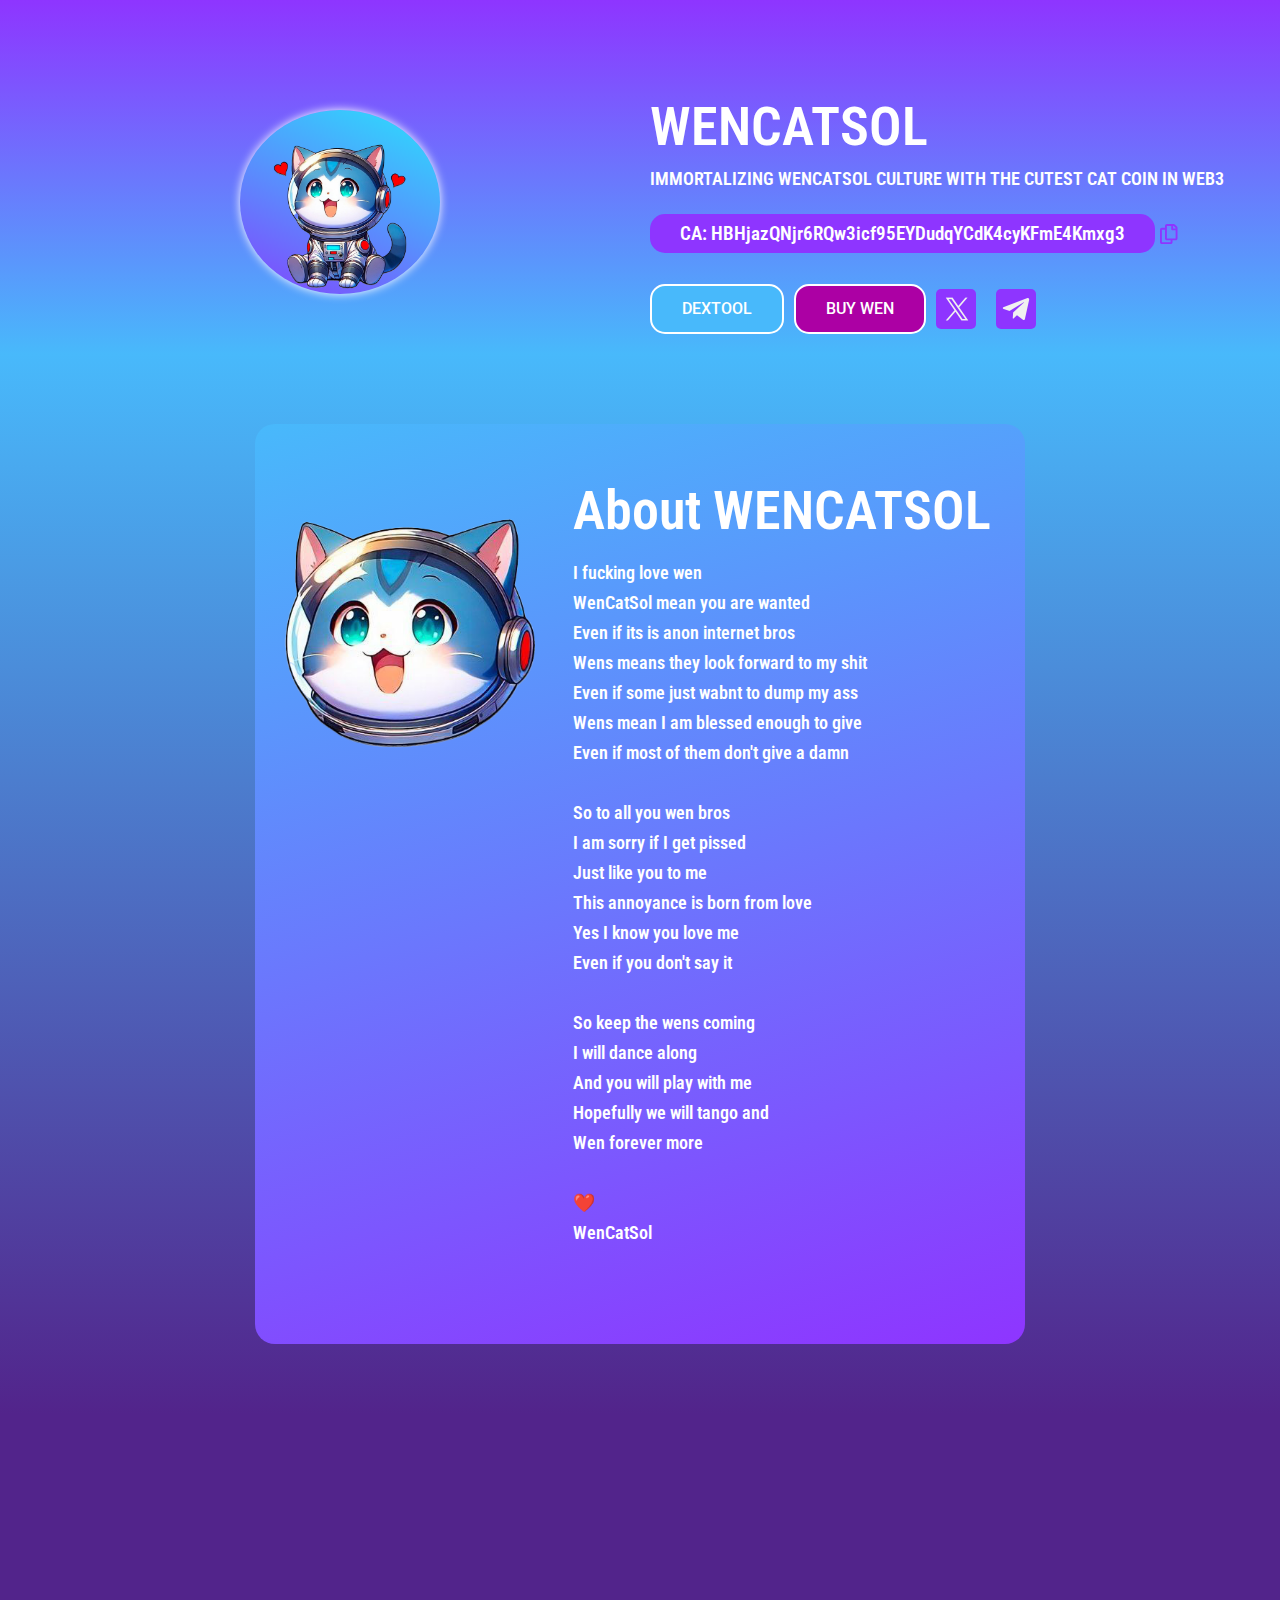
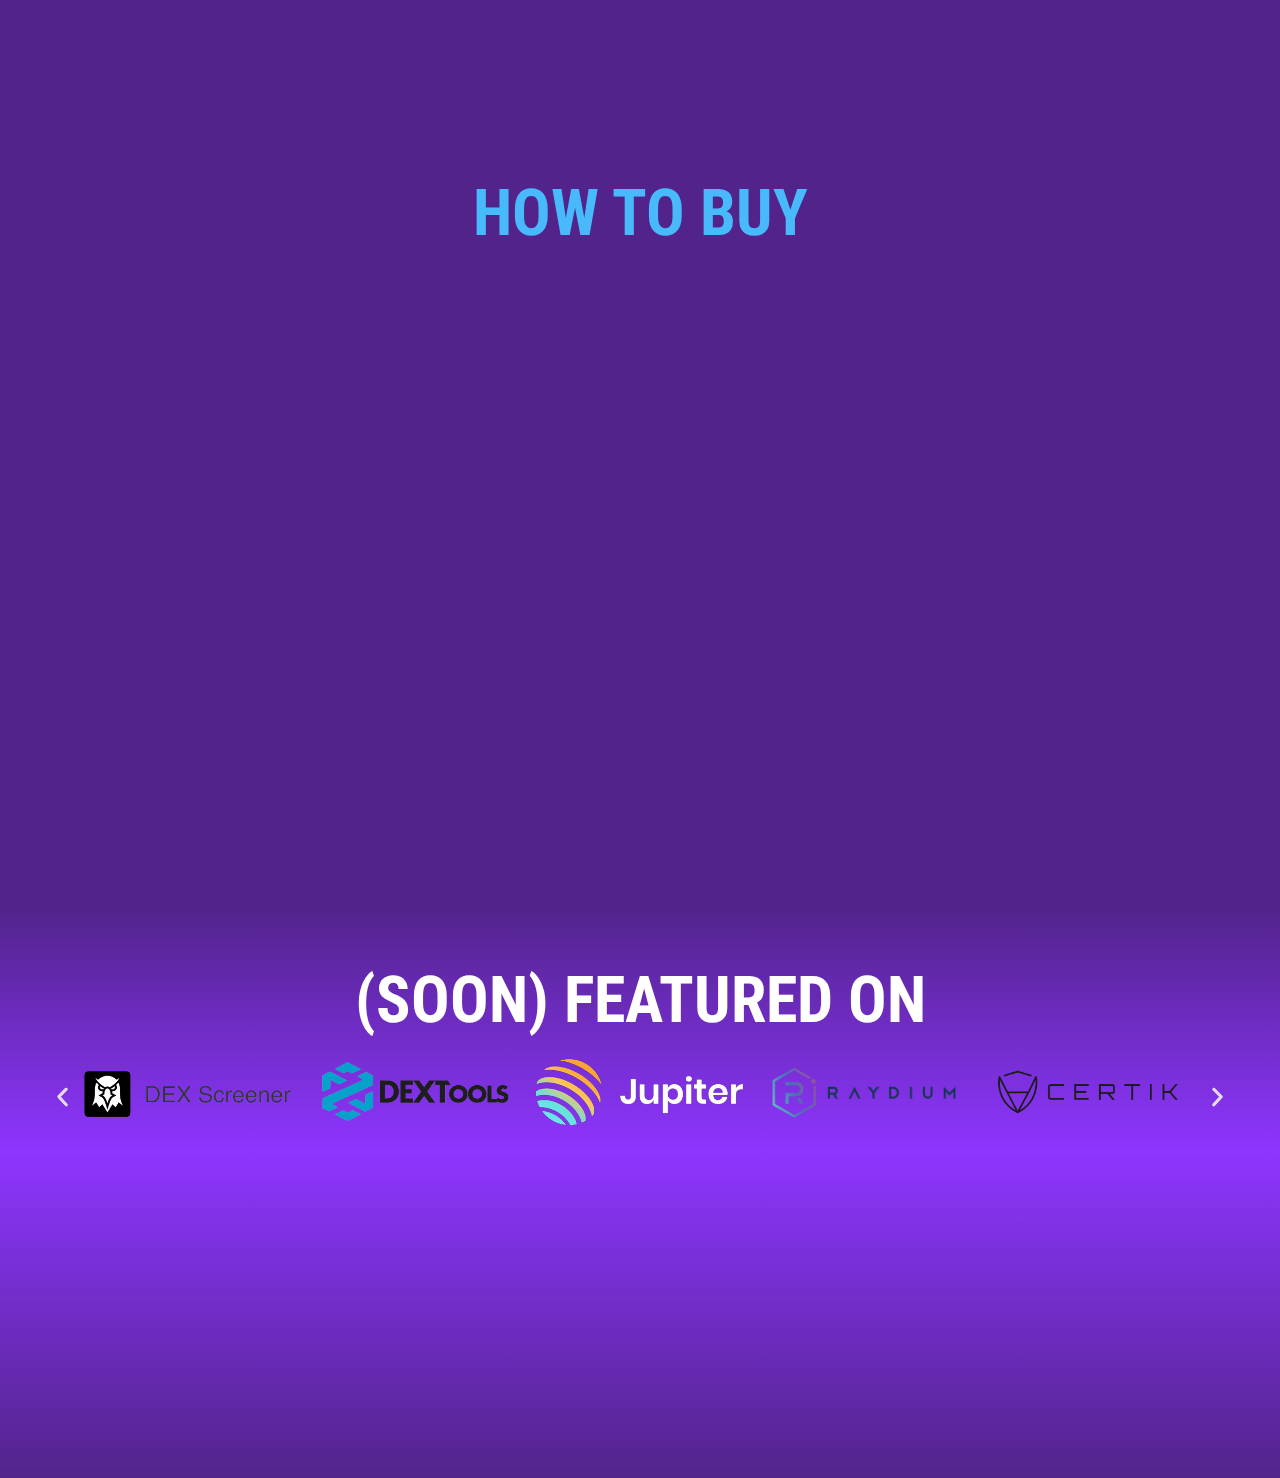
<file: index.html>
<!DOCTYPE html>
<html lang="en-US">

<head>
	<meta http-equiv="Content-Type" content="text/html; charset=UTF-8" />
	<link rel="profile" href="https://gmpg.org/xfn/11">
	<link rel="pingback" href="https://dinosol.io/xmlrpc.php">
	<meta http-equiv="X-UA-Compatible" content="IE=edge">
	<meta name="viewport" content="width=device-width, initial-scale=1, shrink-to-fit=no" />
	<title>WenCatSol</title>
	<meta name='robots' content='max-image-preview:large' />
	<link rel='dns-prefetch' href='https://fonts.googleapis.com/' />
	<link rel="alternate" type="application/rss+xml" title="DINO SOL &raquo; Feed" href="feed/index.html" />
	<link rel="alternate" type="application/rss+xml" title="DINO SOL &raquo; Comments Feed"
		href="comments/feed/index.html" />
	<script type="text/javascript">
		/* <![CDATA[ */
		window._wpemojiSettings = {
			"baseUrl": "https:\/\/s.w.org\/images\/core\/emoji\/14.0.0\/72x72\/",
			"ext": ".png",
			"svgUrl": "https:\/\/s.w.org\/images\/core\/emoji\/14.0.0\/svg\/",
			"svgExt": ".svg",
			"source": {
				"concatemoji": "https:\/\/dinosol.io\/wp-includes\/js\/wp-emoji-release.min.js?ver=6.4.3"
			}
		};
		/*! This file is auto-generated */
		! function (i, n) {
			var o, s, e;

			function c(e) {
				try {
					var t = {
						supportTests: e,
						timestamp: (new Date).valueOf()
					};
					sessionStorage.setItem(o, JSON.stringify(t))
				} catch (e) {}
			}

			function p(e, t, n) {
				e.clearRect(0, 0, e.canvas.width, e.canvas.height), e.fillText(t, 0, 0);
				var t = new Uint32Array(e.getImageData(0, 0, e.canvas.width, e.canvas.height).data),
					r = (e.clearRect(0, 0, e.canvas.width, e.canvas.height), e.fillText(n, 0, 0), new Uint32Array(e
						.getImageData(0, 0, e.canvas.width, e.canvas.height).data));
				return t.every(function (e, t) {
					return e === r[t]
				})
			}

			function u(e, t, n) {
				switch (t) {
					case "flag":
						return n(e, "\ud83c\udff3\ufe0f\u200d\u26a7\ufe0f", "\ud83c\udff3\ufe0f\u200b\u26a7\ufe0f") ? !1 : !n(
							e, "\ud83c\uddfa\ud83c\uddf3", "\ud83c\uddfa\u200b\ud83c\uddf3") && !n(e,
							"\ud83c\udff4\udb40\udc67\udb40\udc62\udb40\udc65\udb40\udc6e\udb40\udc67\udb40\udc7f",
							"\ud83c\udff4\u200b\udb40\udc67\u200b\udb40\udc62\u200b\udb40\udc65\u200b\udb40\udc6e\u200b\udb40\udc67\u200b\udb40\udc7f"
							);
					case "emoji":
						return !n(e, "\ud83e\udef1\ud83c\udffb\u200d\ud83e\udef2\ud83c\udfff",
							"\ud83e\udef1\ud83c\udffb\u200b\ud83e\udef2\ud83c\udfff")
				}
				return !1
			}

			function f(e, t, n) {
				var r = "undefined" != typeof WorkerGlobalScope && self instanceof WorkerGlobalScope ? new OffscreenCanvas(
						300, 150) : i.createElement("canvas"),
					a = r.getContext("2d", {
						willReadFrequently: !0
					}),
					o = (a.textBaseline = "top", a.font = "600 32px Arial", {});
				return e.forEach(function (e) {
					o[e] = t(a, e, n)
				}), o
			}

			function t(e) {
				var t = i.createElement("script");
				t.src = e, t.defer = !0, i.head.appendChild(t)
			}
			"undefined" != typeof Promise && (o = "wpEmojiSettingsSupports", s = ["flag", "emoji"], n.supports = {
				everything: !0,
				everythingExceptFlag: !0
			}, e = new Promise(function (e) {
				i.addEventListener("DOMContentLoaded", e, {
					once: !0
				})
			}), new Promise(function (t) {
				var n = function () {
					try {
						var e = JSON.parse(sessionStorage.getItem(o));
						if ("object" == typeof e && "number" == typeof e.timestamp && (new Date).valueOf() < e
							.timestamp + 604800 && "object" == typeof e.supportTests) return e.supportTests
					} catch (e) {}
					return null
				}();
				if (!n) {
					if ("undefined" != typeof Worker && "undefined" != typeof OffscreenCanvas && "undefined" !=
						typeof URL && URL.createObjectURL && "undefined" != typeof Blob) try {
						var e = "postMessage(" + f.toString() + "(" + [JSON.stringify(s), u.toString(), p
								.toString()
							].join(",") + "));",
							r = new Blob([e], {
								type: "text/javascript"
							}),
							a = new Worker(URL.createObjectURL(r), {
								name: "wpTestEmojiSupports"
							});
						return void(a.onmessage = function (e) {
							c(n = e.data), a.terminate(), t(n)
						})
					} catch (e) {}
					c(n = f(s, u, p))
				}
				t(n)
			}).then(function (e) {
				for (var t in e) n.supports[t] = e[t], n.supports.everything = n.supports.everything && n
					.supports[t], "flag" !== t && (n.supports.everythingExceptFlag = n.supports
						.everythingExceptFlag && n.supports[t]);
				n.supports.everythingExceptFlag = n.supports.everythingExceptFlag && !n.supports.flag, n
					.DOMReady = !1, n.readyCallback = function () {
						n.DOMReady = !0
					}
			}).then(function () {
				return e
			}).then(function () {
				var e;
				n.supports.everything || (n.readyCallback(), (e = n.source || {}).concatemoji ? t(e.concatemoji) :
					e.wpemoji && e.twemoji && (t(e.twemoji), t(e.wpemoji)))
			}))
		}((window, document), window._wpemojiSettings);
		/* ]]> */
	</script>
	<style id='wp-emoji-styles-inline-css' type='text/css'>
		img.wp-smiley,
		img.emoji {
			display: inline !important;
			border: none !important;
			box-shadow: none !important;
			height: 1em !important;
			width: 1em !important;
			margin: 0 0.07em !important;
			vertical-align: -0.1em !important;
			background: none !important;
			padding: 0 !important;
		}
	</style>
	<style id='classic-theme-styles-inline-css' type='text/css'>
		/*! This file is auto-generated */
		.wp-block-button__link {
			color: #fff;
			background-color: #32373c;
			border-radius: 9999px;
			box-shadow: none;
			text-decoration: none;
			padding: calc(.667em + 2px) calc(1.333em + 2px);
			font-size: 1.125em
		}

		.wp-block-file__button {
			background: #32373c;
			color: #fff;
			text-decoration: none
		}
	</style>
	<style id='global-styles-inline-css' type='text/css'>
		body {
			--wp--preset--color--black: #000000;
			--wp--preset--color--cyan-bluish-gray: #abb8c3;
			--wp--preset--color--white: #ffffff;
			--wp--preset--color--pale-pink: #f78da7;
			--wp--preset--color--vivid-red: #cf2e2e;
			--wp--preset--color--luminous-vivid-orange: #ff6900;
			--wp--preset--color--luminous-vivid-amber: #fcb900;
			--wp--preset--color--light-green-cyan: #7bdcb5;
			--wp--preset--color--vivid-green-cyan: #00d084;
			--wp--preset--color--pale-cyan-blue: #8ed1fc;
			--wp--preset--color--vivid-cyan-blue: #0693e3;
			--wp--preset--color--vivid-purple: #9b51e0;
			--wp--preset--gradient--vivid-cyan-blue-to-vivid-purple: linear-gradient(135deg, rgba(6, 147, 227, 1) 0%, rgb(155, 81, 224) 100%);
			--wp--preset--gradient--light-green-cyan-to-vivid-green-cyan: linear-gradient(135deg, rgb(122, 220, 180) 0%, rgb(0, 208, 130) 100%);
			--wp--preset--gradient--luminous-vivid-amber-to-luminous-vivid-orange: linear-gradient(135deg, rgba(252, 185, 0, 1) 0%, rgba(255, 105, 0, 1) 100%);
			--wp--preset--gradient--luminous-vivid-orange-to-vivid-red: linear-gradient(135deg, rgba(255, 105, 0, 1) 0%, rgb(207, 46, 46) 100%);
			--wp--preset--gradient--very-light-gray-to-cyan-bluish-gray: linear-gradient(135deg, rgb(238, 238, 238) 0%, rgb(169, 184, 195) 100%);
			--wp--preset--gradient--cool-to-warm-spectrum: linear-gradient(135deg, rgb(74, 234, 220) 0%, rgb(151, 120, 209) 20%, rgb(207, 42, 186) 40%, rgb(238, 44, 130) 60%, rgb(251, 105, 98) 80%, rgb(254, 248, 76) 100%);
			--wp--preset--gradient--blush-light-purple: linear-gradient(135deg, rgb(255, 206, 236) 0%, rgb(152, 150, 240) 100%);
			--wp--preset--gradient--blush-bordeaux: linear-gradient(135deg, rgb(254, 205, 165) 0%, rgb(254, 45, 45) 50%, rgb(107, 0, 62) 100%);
			--wp--preset--gradient--luminous-dusk: linear-gradient(135deg, rgb(255, 203, 112) 0%, rgb(199, 81, 192) 50%, rgb(65, 88, 208) 100%);
			--wp--preset--gradient--pale-ocean: linear-gradient(135deg, rgb(255, 245, 203) 0%, rgb(182, 227, 212) 50%, rgb(51, 167, 181) 100%);
			--wp--preset--gradient--electric-grass: linear-gradient(135deg, rgb(202, 248, 128) 0%, rgb(113, 206, 126) 100%);
			--wp--preset--gradient--midnight: linear-gradient(135deg, rgb(2, 3, 129) 0%, rgb(40, 116, 252) 100%);
			--wp--preset--font-size--small: 13px;
			--wp--preset--font-size--medium: 20px;
			--wp--preset--font-size--large: 36px;
			--wp--preset--font-size--x-large: 42px;
			--wp--preset--spacing--20: 0.44rem;
			--wp--preset--spacing--30: 0.67rem;
			--wp--preset--spacing--40: 1rem;
			--wp--preset--spacing--50: 1.5rem;
			--wp--preset--spacing--60: 2.25rem;
			--wp--preset--spacing--70: 3.38rem;
			--wp--preset--spacing--80: 5.06rem;
			--wp--preset--shadow--natural: 6px 6px 9px rgba(0, 0, 0, 0.2);
			--wp--preset--shadow--deep: 12px 12px 50px rgba(0, 0, 0, 0.4);
			--wp--preset--shadow--sharp: 6px 6px 0px rgba(0, 0, 0, 0.2);
			--wp--preset--shadow--outlined: 6px 6px 0px -3px rgba(255, 255, 255, 1), 6px 6px rgba(0, 0, 0, 1);
			--wp--preset--shadow--crisp: 6px 6px 0px rgba(0, 0, 0, 1);
		}

		:where(.is-layout-flex) {
			gap: 0.5em;
		}

		:where(.is-layout-grid) {
			gap: 0.5em;
		}

		body .is-layout-flow>.alignleft {
			float: left;
			margin-inline-start: 0;
			margin-inline-end: 2em;
		}

		body .is-layout-flow>.alignright {
			float: right;
			margin-inline-start: 2em;
			margin-inline-end: 0;
		}

		body .is-layout-flow>.aligncenter {
			margin-left: auto !important;
			margin-right: auto !important;
		}

		body .is-layout-constrained>.alignleft {
			float: left;
			margin-inline-start: 0;
			margin-inline-end: 2em;
		}

		body .is-layout-constrained>.alignright {
			float: right;
			margin-inline-start: 2em;
			margin-inline-end: 0;
		}

		body .is-layout-constrained>.aligncenter {
			margin-left: auto !important;
			margin-right: auto !important;
		}

		body .is-layout-constrained> :where(:not(.alignleft):not(.alignright):not(.alignfull)) {
			max-width: var(--wp--style--global--content-size);
			margin-left: auto !important;
			margin-right: auto !important;
		}

		body .is-layout-constrained>.alignwide {
			max-width: var(--wp--style--global--wide-size);
		}

		body .is-layout-flex {
			display: flex;
		}

		body .is-layout-flex {
			flex-wrap: wrap;
			align-items: center;
		}

		body .is-layout-flex>* {
			margin: 0;
		}

		body .is-layout-grid {
			display: grid;
		}

		body .is-layout-grid>* {
			margin: 0;
		}

		:where(.wp-block-columns.is-layout-flex) {
			gap: 2em;
		}

		:where(.wp-block-columns.is-layout-grid) {
			gap: 2em;
		}

		:where(.wp-block-post-template.is-layout-flex) {
			gap: 1.25em;
		}

		:where(.wp-block-post-template.is-layout-grid) {
			gap: 1.25em;
		}

		.has-black-color {
			color: var(--wp--preset--color--black) !important;
		}

		.has-cyan-bluish-gray-color {
			color: var(--wp--preset--color--cyan-bluish-gray) !important;
		}

		.has-white-color {
			color: var(--wp--preset--color--white) !important;
		}

		.has-pale-pink-color {
			color: var(--wp--preset--color--pale-pink) !important;
		}

		.has-vivid-red-color {
			color: var(--wp--preset--color--vivid-red) !important;
		}

		.has-luminous-vivid-orange-color {
			color: var(--wp--preset--color--luminous-vivid-orange) !important;
		}

		.has-luminous-vivid-amber-color {
			color: var(--wp--preset--color--luminous-vivid-amber) !important;
		}

		.has-light-green-cyan-color {
			color: var(--wp--preset--color--light-green-cyan) !important;
		}

		.has-vivid-green-cyan-color {
			color: var(--wp--preset--color--vivid-green-cyan) !important;
		}

		.has-pale-cyan-blue-color {
			color: var(--wp--preset--color--pale-cyan-blue) !important;
		}

		.has-vivid-cyan-blue-color {
			color: var(--wp--preset--color--vivid-cyan-blue) !important;
		}

		.has-vivid-purple-color {
			color: var(--wp--preset--color--vivid-purple) !important;
		}

		.has-black-background-color {
			background-color: var(--wp--preset--color--black) !important;
		}

		.has-cyan-bluish-gray-background-color {
			background-color: var(--wp--preset--color--cyan-bluish-gray) !important;
		}

		.has-white-background-color {
			background-color: var(--wp--preset--color--white) !important;
		}

		.has-pale-pink-background-color {
			background-color: var(--wp--preset--color--pale-pink) !important;
		}

		.has-vivid-red-background-color {
			background-color: var(--wp--preset--color--vivid-red) !important;
		}

		.has-luminous-vivid-orange-background-color {
			background-color: var(--wp--preset--color--luminous-vivid-orange) !important;
		}

		.has-luminous-vivid-amber-background-color {
			background-color: var(--wp--preset--color--luminous-vivid-amber) !important;
		}

		.has-light-green-cyan-background-color {
			background-color: var(--wp--preset--color--light-green-cyan) !important;
		}

		.has-vivid-green-cyan-background-color {
			background-color: var(--wp--preset--color--vivid-green-cyan) !important;
		}

		.has-pale-cyan-blue-background-color {
			background-color: var(--wp--preset--color--pale-cyan-blue) !important;
		}

		.has-vivid-cyan-blue-background-color {
			background-color: var(--wp--preset--color--vivid-cyan-blue) !important;
		}

		.has-vivid-purple-background-color {
			background-color: var(--wp--preset--color--vivid-purple) !important;
		}

		.has-black-border-color {
			border-color: var(--wp--preset--color--black) !important;
		}

		.has-cyan-bluish-gray-border-color {
			border-color: var(--wp--preset--color--cyan-bluish-gray) !important;
		}

		.has-white-border-color {
			border-color: var(--wp--preset--color--white) !important;
		}

		.has-pale-pink-border-color {
			border-color: var(--wp--preset--color--pale-pink) !important;
		}

		.has-vivid-red-border-color {
			border-color: var(--wp--preset--color--vivid-red) !important;
		}

		.has-luminous-vivid-orange-border-color {
			border-color: var(--wp--preset--color--luminous-vivid-orange) !important;
		}

		.has-luminous-vivid-amber-border-color {
			border-color: var(--wp--preset--color--luminous-vivid-amber) !important;
		}

		.has-light-green-cyan-border-color {
			border-color: var(--wp--preset--color--light-green-cyan) !important;
		}

		.has-vivid-green-cyan-border-color {
			border-color: var(--wp--preset--color--vivid-green-cyan) !important;
		}

		.has-pale-cyan-blue-border-color {
			border-color: var(--wp--preset--color--pale-cyan-blue) !important;
		}

		.has-vivid-cyan-blue-border-color {
			border-color: var(--wp--preset--color--vivid-cyan-blue) !important;
		}

		.has-vivid-purple-border-color {
			border-color: var(--wp--preset--color--vivid-purple) !important;
		}

		.has-vivid-cyan-blue-to-vivid-purple-gradient-background {
			background: var(--wp--preset--gradient--vivid-cyan-blue-to-vivid-purple) !important;
		}

		.has-light-green-cyan-to-vivid-green-cyan-gradient-background {
			background: var(--wp--preset--gradient--light-green-cyan-to-vivid-green-cyan) !important;
		}

		.has-luminous-vivid-amber-to-luminous-vivid-orange-gradient-background {
			background: var(--wp--preset--gradient--luminous-vivid-amber-to-luminous-vivid-orange) !important;
		}

		.has-luminous-vivid-orange-to-vivid-red-gradient-background {
			background: var(--wp--preset--gradient--luminous-vivid-orange-to-vivid-red) !important;
		}

		.has-very-light-gray-to-cyan-bluish-gray-gradient-background {
			background: var(--wp--preset--gradient--very-light-gray-to-cyan-bluish-gray) !important;
		}

		.has-cool-to-warm-spectrum-gradient-background {
			background: var(--wp--preset--gradient--cool-to-warm-spectrum) !important;
		}

		.has-blush-light-purple-gradient-background {
			background: var(--wp--preset--gradient--blush-light-purple) !important;
		}

		.has-blush-bordeaux-gradient-background {
			background: var(--wp--preset--gradient--blush-bordeaux) !important;
		}

		.has-luminous-dusk-gradient-background {
			background: var(--wp--preset--gradient--luminous-dusk) !important;
		}

		.has-pale-ocean-gradient-background {
			background: var(--wp--preset--gradient--pale-ocean) !important;
		}

		.has-electric-grass-gradient-background {
			background: var(--wp--preset--gradient--electric-grass) !important;
		}

		.has-midnight-gradient-background {
			background: var(--wp--preset--gradient--midnight) !important;
		}

		.has-small-font-size {
			font-size: var(--wp--preset--font-size--small) !important;
		}

		.has-medium-font-size {
			font-size: var(--wp--preset--font-size--medium) !important;
		}

		.has-large-font-size {
			font-size: var(--wp--preset--font-size--large) !important;
		}

		.has-x-large-font-size {
			font-size: var(--wp--preset--font-size--x-large) !important;
		}

		.wp-block-navigation a:where(:not(.wp-element-button)) {
			color: inherit;
		}

		:where(.wp-block-post-template.is-layout-flex) {
			gap: 1.25em;
		}

		:where(.wp-block-post-template.is-layout-grid) {
			gap: 1.25em;
		}

		:where(.wp-block-columns.is-layout-flex) {
			gap: 2em;
		}

		:where(.wp-block-columns.is-layout-grid) {
			gap: 2em;
		}

		.wp-block-pullquote {
			font-size: 1.5em;
			line-height: 1.6;
		}
	</style>
	<link rel='stylesheet' id='contact-form-7-css'
		href='wp-content/plugins/contact-form-7/includes/css/styles.css@ver=5.8.4.css' type='text/css' media='all' />
	<link rel='stylesheet' id='ova-google-fonts-css'
		href='https://fonts.googleapis.com/css?family=Poppins%3A100%2C200%2C300%2C400%2C500%2C600%2C700%2C800%2C900'
		type='text/css' media='all' />
	<link rel='stylesheet' id='carousel-css'
		href='wp-content/themes/cryptlight/assets/libs/carousel/assets/owl.carousel.min.css' type='text/css'
		media='all' />
	<link rel='stylesheet' id='ovaicon-css' href='wp-content/themes/cryptlight/assets/libs/ovaicon/font/ovaicon.css'
		type='text/css' media='all' />
	<link rel='stylesheet' id='icon-css' href='wp-content/themes/cryptlight/assets/libs/icons/icons.css' type='text/css'
		media='all' />
	<link rel='stylesheet' id='iconly-css' href='wp-content/themes/cryptlight/assets/libs/iconly/css/style.css'
		type='text/css' media='all' />
	<link rel='stylesheet' id='cryptlight-style-css' href='wp-content/themes/cryptlight/style.css@ver=6.4.3.css'
		type='text/css' media='all' />
	<style id='cryptlight-style-inline-css' type='text/css'>
		:root {
			--primary: #3772FF;
			--text: #6D747C;
			--primary-font: Poppins;
			--font-size: 16px;
			--line-height: 30px;
			--letter-spacing: 0px;
			--width-sidebar: 320px;
			--main-content: calc(100% - 320px);
			--container-width: 1290px;
			--boxed-offset: 20px;
			--woo-layout: layout_1c;
			--woo-width-sidebar: 320px;
			--woo-main-content: calc(100% - 320px);
		}

		@media (min-width: 1024px) and (max-width: 1350px) {

			body .row_site,
			body .elementor-section.elementor-section-boxed>.elementor-container {
				max-width: 100%;
				padding-left: 30px;
				padding-right: 30px;
			}
		}
	</style>
	<link rel='stylesheet' id='elementor-frontend-css'
		href='wp-content/plugins/elementor/assets/css/frontend-lite.min.css@ver=3.18.2.css' type='text/css'
		media='all' />
	<link rel='stylesheet' id='swiper-css'
		href='wp-content/plugins/elementor/assets/lib/swiper/v8/css/swiper.min.css@ver=8.4.5.css' type='text/css'
		media='all' />
	<link rel='stylesheet' id='elementor-post-9-css'
		href='wp-content/uploads/elementor/css/post-9.css@ver=1710686191.css' type='text/css' media='all' />
	<link rel='stylesheet' id='elementor-global-css'
		href='wp-content/uploads/elementor/css/global.css@ver=1710686191.css' type='text/css' media='all' />
	<link rel='stylesheet' id='elementor-post-3325-css'
		href='wp-content/uploads/elementor/css/post-3325.css@ver=1711502049.css' type='text/css' media='all' />
	<link rel='stylesheet' id='google-fonts-1-css'
		href='https://fonts.googleapis.com/css?family=Roboto%3A100%2C100italic%2C200%2C200italic%2C300%2C300italic%2C400%2C400italic%2C500%2C500italic%2C600%2C600italic%2C700%2C700italic%2C800%2C800italic%2C900%2C900italic%7CRoboto+Slab%3A100%2C100italic%2C200%2C200italic%2C300%2C300italic%2C400%2C400italic%2C500%2C500italic%2C600%2C600italic%2C700%2C700italic%2C800%2C800italic%2C900%2C900italic%7CRoboto+Condensed%3A100%2C100italic%2C200%2C200italic%2C300%2C300italic%2C400%2C400italic%2C500%2C500italic%2C600%2C600italic%2C700%2C700italic%2C800%2C800italic%2C900%2C900italic&#038;display=swap&#038;ver=6.4.3'
		type='text/css' media='all' />
	<link rel="preconnect" href="https://fonts.gstatic.com/" crossorigin>
	<script type="text/javascript" src="wp-includes/js/jquery/jquery.min.js@ver=3.7.1" id="jquery-core-js"></script>
	<script type="text/javascript" src="wp-includes/js/jquery/jquery-migrate.min.js@ver=3.4.1" id="jquery-migrate-js">
	</script>
	<link rel="https://api.w.org/" href="wp-json/index.html" />
	<link rel="alternate" type="application/json" href="wp-json/wp/v2/pages/3325" />
	<link rel="EditURI" type="application/rsd+xml" title="RSD" href="xmlrpc.php@rsd" />
	<meta name="generator" content="WordPress 6.4.3" />
	<link rel="canonical" href="index.html" />
	<link rel='shortlink' href='index.html' />
	<link rel="alternate" type="application/json+oembed"
		href="wp-json/oembed/1.0/embed@url=https%253A%252F%252Fdinosol.io%252F" />
	<link rel="alternate" type="text/xml+oembed"
		href="wp-json/oembed/1.0/embed@url=https%253A%252F%252Fdinosol.io%252F&amp;format=xml" />
	<meta name="generator"
		content="Elementor 3.18.2; features: e_dom_optimization, e_optimized_assets_loading, e_optimized_css_loading, e_font_icon_svg, additional_custom_breakpoints, block_editor_assets_optimize, e_image_loading_optimization; settings: css_print_method-external, google_font-enabled, font_display-swap">
	<meta name="generator"
		content="Powered by Slider Revolution 6.6.14 - responsive, Mobile-Friendly Slider Plugin for WordPress with comfortable drag and drop interface." />
	<link rel="icon" href="/long_wen.png" sizes="32x32" />
	<link rel="icon" href="/long_wen.png" sizes="192x192" />
	<link rel="apple-touch-icon" href="/long_wen.png" />
	<meta name="msapplication-TileImage" content="/long_wen.png" />
	<script>
		function setREVStartSize(e) {
			//window.requestAnimationFrame(function() {
			window.RSIW = window.RSIW === undefined ? window.innerWidth : window.RSIW;
			window.RSIH = window.RSIH === undefined ? window.innerHeight : window.RSIH;
			try {
				var pw = document.getElementById(e.c).parentNode.offsetWidth,
					newh;
				pw = pw === 0 || isNaN(pw) || (e.l == "fullwidth" || e.layout == "fullwidth") ? window.RSIW : pw;
				e.tabw = e.tabw === undefined ? 0 : parseInt(e.tabw);
				e.thumbw = e.thumbw === undefined ? 0 : parseInt(e.thumbw);
				e.tabh = e.tabh === undefined ? 0 : parseInt(e.tabh);
				e.thumbh = e.thumbh === undefined ? 0 : parseInt(e.thumbh);
				e.tabhide = e.tabhide === undefined ? 0 : parseInt(e.tabhide);
				e.thumbhide = e.thumbhide === undefined ? 0 : parseInt(e.thumbhide);
				e.mh = e.mh === undefined || e.mh == "" || e.mh === "auto" ? 0 : parseInt(e.mh, 0);
				if (e.layout === "fullscreen" || e.l === "fullscreen")
					newh = Math.max(e.mh, window.RSIH);
				else {
					e.gw = Array.isArray(e.gw) ? e.gw : [e.gw];
					for (var i in e.rl)
						if (e.gw[i] === undefined || e.gw[i] === 0) e.gw[i] = e.gw[i - 1];
					e.gh = e.el === undefined || e.el === "" || (Array.isArray(e.el) && e.el.length == 0) ? e.gh : e.el;
					e.gh = Array.isArray(e.gh) ? e.gh : [e.gh];
					for (var i in e.rl)
						if (e.gh[i] === undefined || e.gh[i] === 0) e.gh[i] = e.gh[i - 1];

					var nl = new Array(e.rl.length),
						ix = 0,
						sl;
					e.tabw = e.tabhide >= pw ? 0 : e.tabw;
					e.thumbw = e.thumbhide >= pw ? 0 : e.thumbw;
					e.tabh = e.tabhide >= pw ? 0 : e.tabh;
					e.thumbh = e.thumbhide >= pw ? 0 : e.thumbh;
					for (var i in e.rl) nl[i] = e.rl[i] < window.RSIW ? 0 : e.rl[i];
					sl = nl[0];
					for (var i in nl)
						if (sl > nl[i] && nl[i] > 0) {
							sl = nl[i];
							ix = i;
						}
					var m = pw > (e.gw[ix] + e.tabw + e.thumbw) ? 1 : (pw - (e.tabw + e.thumbw)) / (e.gw[ix]);
					newh = (e.gh[ix] * m) + (e.tabh + e.thumbh);
				}
				var el = document.getElementById(e.c);
				if (el !== null && el) el.style.height = newh + "px";
				el = document.getElementById(e.c + "_wrapper");
				if (el !== null && el) {
					el.style.height = newh + "px";
					el.style.display = "block";
				}
			} catch (e) {
				console.log("Failure at Presize of Slider:" + e)
			}
			//});
		};
	</script>
</head>

<body
	class="home page-template page-template-elementor_header_footer page page-id-3325 wp-embed-responsive layout_1c woo_layout_1c elementor-default elementor-template-full-width elementor-kit-9 elementor-page elementor-page-3325">
	<div class="wrap-fullwidth">

		<div data-elementor-type="wp-page" data-elementor-id="3325" class="elementor elementor-3325">
			<section
				class="elementor-section elementor-top-section elementor-element elementor-element-c3bb64f elementor-section-boxed elementor-section-height-default elementor-section-height-default"
				data-id="c3bb64f" data-element_type="section" id="about"
				data-settings="{&quot;background_background&quot;:&quot;gradient&quot;}">
				<div class="elementor-container elementor-column-gap-default">
					<div class="elementor-column elementor-col-50 elementor-top-column elementor-element elementor-element-c5a6e79 elementor-invisible"
						data-id="c5a6e79" data-element_type="column"
						data-settings="{&quot;background_background&quot;:&quot;classic&quot;,&quot;animation&quot;:&quot;fadeInLeft&quot;}">
						<div class="elementor-widget-wrap elementor-element-populated">
							<div class="elementor-element elementor-element-f1c0d1f elementor-widget__width-auto elementor-widget elementor-widget-image"
								data-id="f1c0d1f" data-element_type="widget" data-widget_type="image.default">
								<div class="elementor-widget-container">
									<style>
										/*! elementor - v3.18.0 - 08-12-2023 */
										.elementor-widget-image {
											text-align: center
										}

										.elementor-widget-image a {
											display: inline-block
										}

										.elementor-widget-image a img[src$=".svg"] {
											width: 48px
										}

										.elementor-widget-image img {
											vertical-align: middle;
											display: inline-block
										}
									</style> <img decoding="async" width="200" height="200"
										src="/bodylogo.png"
										class="attachment-full size-full wp-image-5459" alt=""
										srcset="bodylogo.png 200w, bodylogo.png 150w"
										sizes="(max-width: 200px) 100vw, 200px" />
								</div>
							</div>
						</div>
					</div>
					<div class="elementor-column elementor-col-50 elementor-top-column elementor-element elementor-element-c99988d elementor-invisible"
						data-id="c99988d" data-element_type="column"
						data-settings="{&quot;animation&quot;:&quot;fadeInRight&quot;}">
						<div class="elementor-widget-wrap elementor-element-populated">
							<div class="elementor-element elementor-element-1dfef77 elementor-widget elementor-widget-html"
								data-id="1dfef77" data-element_type="widget" data-widget_type="html.default">
								<div class="elementor-widget-container">

									<input type="input" value="HBHjazQNjr6RQw3icf95EYDudqYCdK4cyKFmE4Kmxg3"
										id="myInput"
										style="height:0px;width:0px; border:0px;background:#8E35FF00;z-index:-999">
								</div>
							</div>
							<div class="elementor-element elementor-element-fef69c7 elementor-widget elementor-widget-heading"
								data-id="fef69c7" data-element_type="widget" data-widget_type="heading.default">
								<div class="elementor-widget-container">
									<style>
										/*! elementor - v3.18.0 - 08-12-2023 */
										.elementor-heading-title {
											padding: 0;
											margin: 0;
											line-height: 1
										}

										.elementor-widget-heading .elementor-heading-title[class*=elementor-size-]>a {
											color: inherit;
											font-size: inherit;
											line-height: inherit
										}

										.elementor-widget-heading .elementor-heading-title.elementor-size-small {
											font-size: 15px
										}

										.elementor-widget-heading .elementor-heading-title.elementor-size-medium {
											font-size: 19px
										}

										.elementor-widget-heading .elementor-heading-title.elementor-size-large {
											font-size: 29px
										}

										.elementor-widget-heading .elementor-heading-title.elementor-size-xl {
											font-size: 39px
										}

										.elementor-widget-heading .elementor-heading-title.elementor-size-xxl {
											font-size: 59px
										}
									</style>
									<h2 class="elementor-heading-title elementor-size-default">WENCATSOL</h2>
								</div>
							</div>
							<div class="elementor-element elementor-element-a60d3a4 elementor-widget elementor-widget-text-editor"
								data-id="a60d3a4" data-element_type="widget" data-widget_type="text-editor.default">
								<div class="elementor-widget-container">
									<style>
										/*! elementor - v3.18.0 - 08-12-2023 */
										.elementor-widget-text-editor.elementor-drop-cap-view-stacked .elementor-drop-cap {
											background-color: #69727d;
											color: #fff
										}

										.elementor-widget-text-editor.elementor-drop-cap-view-framed .elementor-drop-cap {
											color: #69727d;
											border: 3px solid;
											background-color: transparent
										}

										.elementor-widget-text-editor:not(.elementor-drop-cap-view-default) .elementor-drop-cap {
											margin-top: 8px
										}

										.elementor-widget-text-editor:not(.elementor-drop-cap-view-default) .elementor-drop-cap-letter {
											width: 1em;
											height: 1em
										}

										.elementor-widget-text-editor .elementor-drop-cap {
											float: left;
											text-align: center;
											line-height: 1;
											font-size: 50px
										}

										.elementor-widget-text-editor .elementor-drop-cap-letter {
											display: inline-block
										}
									</style> 	
									IMMORTALIZING WENCATSOL CULTURE WITH THE CUTEST CAT COIN IN WEB3
								</div>
							</div>
							<div class="elementor-element elementor-element-2d6ae17 elementor-widget__width-auto elementor-widget elementor-widget-heading"
								data-id="2d6ae17" data-element_type="widget" data-widget_type="heading.default">
								<div class="elementor-widget-container">
									<h2 class="elementor-heading-title elementor-size-default">
										CA: HBHjazQNjr6RQw3icf95EYDudqYCdK4cyKFmE4Kmxg3</h2>
								</div>
							</div>
							<div class="elementor-element elementor-element-dc9a2ec elementor-widget__width-auto elementor-widget elementor-widget-html"
								data-id="dc9a2ec" data-element_type="widget" data-widget_type="html.default">
								<div class="elementor-widget-container">


									<div style="float:left;" onclick="myFunction()">
										<svg style="height:20px;fill:#8E35FF;" aria-hidden="true"
											class="e-font-icon-svg e-far-copy" viewBox="0 0 448 512"
											xmlns="http://www.w3.org/2000/svg">
											<path
												d="M433.941 65.941l-51.882-51.882A48 48 0 0 0 348.118 0H176c-26.51 0-48 21.49-48 48v48H48c-26.51 0-48 21.49-48 48v320c0 26.51 21.49 48 48 48h224c26.51 0 48-21.49 48-48v-48h80c26.51 0 48-21.49 48-48V99.882a48 48 0 0 0-14.059-33.941zM266 464H54a6 6 0 0 1-6-6V150a6 6 0 0 1 6-6h74v224c0 26.51 21.49 48 48 48h96v42a6 6 0 0 1-6 6zm128-96H182a6 6 0 0 1-6-6V54a6 6 0 0 1 6-6h106v88c0 13.255 10.745 24 24 24h88v202a6 6 0 0 1-6 6zm6-256h-64V48h9.632c1.591 0 3.117.632 4.243 1.757l48.368 48.368a6 6 0 0 1 1.757 4.243V112z">
											</path>
										</svg>
									</div>


									<script>
										function myFunction() {
											// Get the text field
											var copyText = document.getElementById("myInput");

											// Select the text field
											copyText.select();
											copyText.setSelectionRange(0, 99999); // For mobile devices

											// Copy the text inside the text field
											navigator.clipboard.writeText(copyText.value);
											//copyText.style.display:"none";
											window.getSelection().removeAllRanges();

										}
									</script>
								</div>
							</div>
							<div class="elementor-element elementor-element-9df0f57 elementor-widget elementor-widget-spacer"
								data-id="9df0f57" data-element_type="widget" data-widget_type="spacer.default">
								<div class="elementor-widget-container">
									<style>
										/*! elementor - v3.18.0 - 08-12-2023 */
										.elementor-column .elementor-spacer-inner {
											height: var(--spacer-size)
										}

										.e-con {
											--container-widget-width: 100%
										}

										.e-con-inner>.elementor-widget-spacer,
										.e-con>.elementor-widget-spacer {
											width: var(--container-widget-width, var(--spacer-size));
											--align-self: var(--container-widget-align-self, initial);
											--flex-shrink: 0
										}

										.e-con-inner>.elementor-widget-spacer>.elementor-widget-container,
										.e-con>.elementor-widget-spacer>.elementor-widget-container {
											height: 100%;
											width: 100%
										}

										.e-con-inner>.elementor-widget-spacer>.elementor-widget-container>.elementor-spacer,
										.e-con>.elementor-widget-spacer>.elementor-widget-container>.elementor-spacer {
											height: 100%
										}

										.e-con-inner>.elementor-widget-spacer>.elementor-widget-container>.elementor-spacer>.elementor-spacer-inner,
										.e-con>.elementor-widget-spacer>.elementor-widget-container>.elementor-spacer>.elementor-spacer-inner {
											height: var(--container-widget-height, var(--spacer-size))
										}

										.e-con-inner>.elementor-widget-spacer.elementor-widget-empty,
										.e-con>.elementor-widget-spacer.elementor-widget-empty {
											position: relative;
											min-height: 22px;
											min-width: 22px
										}

										.e-con-inner>.elementor-widget-spacer.elementor-widget-empty .elementor-widget-empty-icon,
										.e-con>.elementor-widget-spacer.elementor-widget-empty .elementor-widget-empty-icon {
											position: absolute;
											top: 0;
											bottom: 0;
											left: 0;
											right: 0;
											margin: auto;
											padding: 0;
											width: 22px;
											height: 22px
										}
									</style>
									<div class="elementor-spacer">
										<div class="elementor-spacer-inner"></div>
									</div>
								</div>
							</div>
							<div class="elementor-element elementor-element-369c005 elementor-align-left elementor-widget__width-auto elementor-widget elementor-widget-button"
								data-id="369c005" data-element_type="widget" data-widget_type="button.default">
								<div class="elementor-widget-container">
									<div class="elementor-button-wrapper">
										<a class="elementor-button elementor-button-link elementor-size-md"
											href="https://www.dextools.io/app/en/solana/pair-explorer/68xsMtRoAS3KyX7vGn4tdhAwhNBGCVE6MP2rQ29BT5xv?t=1711888913741">
											<span class="elementor-button-content-wrapper">
												<span class="elementor-button-text">DEXTOOL</span>
											</span>
										</a>
									</div>
								</div>
							</div>
							<div class="elementor-element elementor-element-130f420 elementor-align-left elementor-widget__width-auto elementor-widget elementor-widget-button"
								data-id="130f420" data-element_type="widget" data-widget_type="button.default">
								<div class="elementor-widget-container">
									<div class="elementor-button-wrapper">
										<a class="elementor-button elementor-button-link elementor-size-md"
											href="https://jup.ag/swap">
											<span class="elementor-button-content-wrapper">
												<span class="elementor-button-text">BUY WEN</span>
											</span>
										</a>
									</div>
								</div>
							</div>

							<div class="elementor-element elementor-element-450c8b8 elementor-widget__width-auto elementor-widget elementor-widget-image"
								data-id="450c8b8" data-element_type="widget" data-widget_type="image.default">
								<div class="elementor-widget-container">
									<a href="https://x.com/WenCatsolana" target="_blank">
										<img decoding="async"
											src="wp-content/uploads/elementor/thumbs/X-qlczsh4khkjn1dx10ixp3wyul57r3youggvzpgqo00.png"
											title="X" alt="X" loading="lazy" /> </a>
								</div>
							</div>
							<div class="elementor-element elementor-element-769d43c elementor-widget__width-auto elementor-widget elementor-widget-image"
								data-id="769d43c" data-element_type="widget" data-widget_type="image.default">
								<div class="elementor-widget-container">
									<a href="https://t.me/wencatsol" target="_blank">
										<img decoding="async"
											src="wp-content/uploads/elementor/thumbs/T-qlczsg6qaqicprye60j2jf7dzrcdw9l44c8i86s268.png"
											title="T" alt="T" loading="lazy" /> </a>
								</div>
							</div>
							
						</div>
					</div>
				</div>
			</section>
			<section
				class="elementor-section elementor-top-section elementor-element elementor-element-073c4e0 elementor-section-boxed elementor-section-height-default elementor-section-height-default"
				data-id="073c4e0" data-element_type="section" id="why-ico"
				data-settings="{&quot;background_background&quot;:&quot;gradient&quot;}">
				<div class="elementor-container elementor-column-gap-default">
					<div class="elementor-column elementor-col-100 elementor-top-column elementor-element elementor-element-3011c89"
						data-id="3011c89" data-element_type="column">
						<div class="elementor-widget-wrap elementor-element-populated">
							<section
								class="elementor-section elementor-inner-section elementor-element elementor-element-094e9e7 elementor-section-full_width elementor-section-height-default elementor-section-height-default elementor-invisible"
								data-id="094e9e7" data-element_type="section"
								data-settings="{&quot;background_background&quot;:&quot;gradient&quot;,&quot;animation&quot;:&quot;zoomIn&quot;}">
								<div class="elementor-container elementor-column-gap-default">
									<div class="elementor-column elementor-col-50 elementor-inner-column elementor-element elementor-element-0844386"
										data-id="0844386" data-element_type="column"
										data-settings="{&quot;background_background&quot;:&quot;classic&quot;}">
										<div class="elementor-widget-wrap elementor-element-populated">
											<div class="elementor-element elementor-element-a61bd90 elementor-widget elementor-widget-image"
												data-id="a61bd90" data-element_type="widget"
												data-widget_type="image.default">
												<div class="elementor-widget-container">
													<img fetchpriority="high" decoding="async" width="300" height="300"
														src="long_wen.png"
														class="attachment-medium size-medium wp-image-5432" alt=""
														srcset="long_wen.png 300w, long_wen.png 1024w, long_wen.png 150w, long_wen.png 768w, long_wen.png 1536w, long_wen.png 2048w"
														sizes="(max-width: 300px) 100vw, 300px" /> </div>
											</div>
										</div>
									</div>
									<div class="elementor-column elementor-col-50 elementor-inner-column elementor-element elementor-element-fb35b9c"
										data-id="fb35b9c" data-element_type="column">
										<div class="elementor-widget-wrap elementor-element-populated">
											<div class="elementor-element elementor-element-50848b8 elementor-widget elementor-widget-heading"
												data-id="50848b8" data-element_type="widget"
												data-widget_type="heading.default">
												<div class="elementor-widget-container">
													<h2 class="elementor-heading-title elementor-size-default">About
														WENCATSOL</h2>
												</div>
											</div>
											<div class="elementor-element elementor-element-6c8cab1 elementor-widget elementor-widget-text-editor"
												data-id="6c8cab1" data-element_type="widget"
												data-widget_type="text-editor.default">
												<div class="elementor-widget-container">
													<p>I fucking love wen<br>
														WenCatSol mean you are wanted<br>
														Even if its is anon internet bros<br>
														Wens means they look forward to my shit<br>
														Even if some just wabnt to dump my ass<br>
														Wens mean I am blessed enough to give<br>
														Even if most of them don't give a damn<br><br>
		
														So to all you wen bros<br>
														I am sorry if I get pissed<br>
														Just like you to me<br>
														This annoyance is born from love<br>
														Yes I know you love me<br>
														Even if you don't say it<br><br>
		
														So keep the wens coming<br>
														I will dance along<br>
														And you will play with me<br>
														Hopefully we will tango and<br>
														Wen forever more<br><br>
		
														❤️<br>
														WenCatSol</p>
												</div>
											</div>
										</div>
									</div>
								</div>
							</section>
						</div>
					</div>
				</div>
			</section>
			<section
				class="elementor-section elementor-top-section elementor-element elementor-element-c8ea04f elementor-section-boxed elementor-section-height-default elementor-section-height-default"
				data-id="c8ea04f" data-element_type="section"
				data-settings="{&quot;background_background&quot;:&quot;classic&quot;}">
				<div class="elementor-container elementor-column-gap-default">
					<div class="elementor-column elementor-col-33 elementor-top-column elementor-element elementor-element-15b382f elementor-invisible"
						data-id="15b382f" data-element_type="column"
						data-settings="{&quot;background_background&quot;:&quot;classic&quot;,&quot;animation&quot;:&quot;fadeInRight&quot;}">
						<div class="elementor-widget-wrap elementor-element-populated">
							<div class="elementor-element elementor-element-9375d6f elementor-widget elementor-widget-image"
								data-id="9375d6f" data-element_type="widget" data-widget_type="image.default">
								<div class="elementor-widget-container">
									<img decoding="async"
										src="long_wen.png"
										title="IMG_20240316_194613_259 (1)" alt="IMG_20240316_194613_259 (1)"
										loading="lazy" /> </div>
							</div>
						</div>
					</div>
					<div class="elementor-column elementor-col-33 elementor-top-column elementor-element elementor-element-643d677 elementor-invisible"
						data-id="643d677" data-element_type="column"
						data-settings="{&quot;animation&quot;:&quot;fadeInLeft&quot;}">
						<div class="elementor-widget-wrap elementor-element-populated">
							<div class="elementor-element elementor-element-c7770ed elementor-widget elementor-widget-heading"
								data-id="c7770ed" data-element_type="widget" data-widget_type="heading.default">
								<div class="elementor-widget-container">
									<h2 class="elementor-heading-title elementor-size-default">TOKENOMICS</h2>
								</div>
							</div>
							<div class="elementor-element elementor-element-f3b2c58 elementor-widget__width-auto elementor-widget elementor-widget-heading"
								data-id="f3b2c58" data-element_type="widget" data-widget_type="heading.default">
								<div class="elementor-widget-container">
									<h2 class="elementor-heading-title elementor-size-default">Supply 1,000,000,000</h2>
								</div>
							</div>
							<div class="elementor-element elementor-element-9fc6960 elementor-widget elementor-widget-spacer"
								data-id="9fc6960" data-element_type="widget" data-widget_type="spacer.default">
								<div class="elementor-widget-container">
									<div class="elementor-spacer">
										<div class="elementor-spacer-inner"></div>
									</div>
								</div>
							</div>
							<div class="elementor-element elementor-element-0ac0cdf elementor-widget__width-auto elementor-widget elementor-widget-heading"
								data-id="0ac0cdf" data-element_type="widget" data-widget_type="heading.default">
								<div class="elementor-widget-container">
									<h2 class="elementor-heading-title elementor-size-default">Ownership Revoked</h2>
								</div>
							</div>
							<div class="elementor-element elementor-element-5f96b72 elementor-widget__width-auto elementor-widget elementor-widget-heading"
								data-id="5f96b72" data-element_type="widget" data-widget_type="heading.default">
								<div class="elementor-widget-container">
									<h2 class="elementor-heading-title elementor-size-default">0/0% Taxes</h2>
								</div>
							</div>
							<div class="elementor-element elementor-element-c695c57 elementor-widget__width-auto elementor-widget elementor-widget-heading"
								data-id="c695c57" data-element_type="widget" data-widget_type="heading.default">
								<div class="elementor-widget-container">
									<h2 class="elementor-heading-title elementor-size-default">LP Burned on Launch</h2>
								</div>
							</div>
							<div class="elementor-element elementor-element-e1a91c8 elementor-widget elementor-widget-spacer"
								data-id="e1a91c8" data-element_type="widget" data-widget_type="spacer.default">
								<div class="elementor-widget-container">
									<div class="elementor-spacer">
										<div class="elementor-spacer-inner"></div>
									</div>
								</div>
							</div>
						</div>
					</div>
					<div class="elementor-column elementor-col-33 elementor-top-column elementor-element elementor-element-9552c5a elementor-invisible"
						data-id="9552c5a" data-element_type="column"
						data-settings="{&quot;background_background&quot;:&quot;classic&quot;,&quot;animation&quot;:&quot;fadeInRight&quot;}">
						<div class="elementor-widget-wrap elementor-element-populated">
							<div class="elementor-element elementor-element-741580e elementor-widget elementor-widget-image"
								data-id="741580e" data-element_type="widget" data-widget_type="image.default">
								<div class="elementor-widget-container">
									<img decoding="async"
										src="bodylogo.png"
										title="IMG_20240316_194613_360 (1)" alt="IMG_20240316_194613_360 (1)"
										loading="lazy" /> </div>
							</div>
						</div>
					</div>
				</div>
			</section>

			<section
				class="elementor-section elementor-top-section elementor-element elementor-element-44e8982 elementor-section-full_width elementor-section-height-default elementor-section-height-default"
				data-id="44e8982" data-element_type="section"
				data-settings="{&quot;background_background&quot;:&quot;classic&quot;}">
				<div class="elementor-container elementor-column-gap-default">
					<div class="elementor-column elementor-col-100 elementor-top-column elementor-element elementor-element-2c2d521 elementor-invisible"
						data-id="2c2d521" data-element_type="column"
						data-settings="{&quot;background_background&quot;:&quot;classic&quot;,&quot;animation&quot;:&quot;fadeInRight&quot;}">
						<div class="elementor-widget-wrap elementor-element-populated">
							<div class="elementor-element elementor-element-d068f29 elementor-widget elementor-widget-html"
								data-id="d068f29" data-element_type="widget" data-widget_type="html.default">
								<div class="elementor-widget-container">
									<style>
										/* customizable snowflake styling */
										.snowflake {
											color: #fff;
											font-size: 1em;
											font-family: Arial, sans-serif;
											text-shadow: 0 0 5px #000;
										}

										.snowflake,
										.snowflake .inner {
											animation-iteration-count: infinite;
											animation-play-state: running
										}

										@keyframes snowflakes-fall {
											0% {
												transform: translateY(0)
											}

											100% {
												transform: translateY(110vh)
											}
										}

										@keyframes snowflakes-shake {

											0%,
											100% {
												transform: translateX(0)
											}

											50% {
												transform: translateX(80px)
											}
										}

										.snowflake {
											position: fixed;
											top: -10%;
											z-index: 9999;
											-webkit-user-select: none;
											user-select: none;
											cursor: default;
											animation-name: snowflakes-shake;
											animation-duration: 3s;
											animation-timing-function: ease-in-out
										}

										.snowflake .inner {
											animation-duration: 10s;
											animation-name: snowflakes-fall;
											animation-timing-function: linear
										}

										.snowflake:nth-of-type(0) {
											left: 1%;
											animation-delay: 0s
										}

										.snowflake:nth-of-type(0) .inner {
											animation-delay: 0s
										}

										.snowflake:first-of-type {
											left: 10%;
											animation-delay: 1s
										}

										.snowflake:first-of-type .inner,
										.snowflake:nth-of-type(8) .inner {
											animation-delay: 1s
										}

										.snowflake:nth-of-type(2) {
											left: 20%;
											animation-delay: .5s
										}

										.snowflake:nth-of-type(2) .inner,
										.snowflake:nth-of-type(6) .inner {
											animation-delay: 6s
										}

										.snowflake:nth-of-type(3) {
											left: 30%;
											animation-delay: 2s
										}

										.snowflake:nth-of-type(11) .inner,
										.snowflake:nth-of-type(3) .inner {
											animation-delay: 4s
										}

										.snowflake:nth-of-type(4) {
											left: 40%;
											animation-delay: 2s
										}

										.snowflake:nth-of-type(10) .inner,
										.snowflake:nth-of-type(4) .inner {
											animation-delay: 2s
										}

										.snowflake:nth-of-type(5) {
											left: 50%;
											animation-delay: 3s
										}

										.snowflake:nth-of-type(5) .inner {
											animation-delay: 8s
										}

										.snowflake:nth-of-type(6) {
											left: 60%;
											animation-delay: 2s
										}

										.snowflake:nth-of-type(7) {
											left: 70%;
											animation-delay: 1s
										}

										.snowflake:nth-of-type(7) .inner {
											animation-delay: 2.5s
										}

										.snowflake:nth-of-type(8) {
											left: 80%;
											animation-delay: 0s
										}

										.snowflake:nth-of-type(9) {
											left: 90%;
											animation-delay: 1.5s
										}

										.snowflake:nth-of-type(9) .inner {
											animation-delay: 3s
										}

										.snowflake:nth-of-type(10) {
											left: 25%;
											animation-delay: 0s
										}

										.snowflake:nth-of-type(11) {
											left: 65%;
											animation-delay: 2.5s
										}
									</style>
									<div class="snowflakes" aria-hidden="true">
										<div class="snowflake">
											<div class="inner"><img decoding="async"
													src="long_wen.png"
													style="height:40px;" /></div>
										</div>
										<div class="snowflake">
											<div class="inner"><img decoding="async"
													src="bodylogo.png"
													style="height:30px;" /></div>
										</div>
										<div class="snowflake">
											<div class="inner"><img decoding="async"
													src="long_wen.png"
													style="height:40px;" /></div>
										</div>
										<div class="snowflake">
											<div class="inner"><img decoding="async"
													src="bodylogo.png"
													style="height:30px;" /></div>
										</div>
										<div class="snowflake">
											<div class="inner"><img decoding="async"
													src="long_wen.png"
													style="height:40px;" /></div>
										</div>
										<div class="snowflake">
											<div class="inner"><img decoding="async"
													src="bodylogo.png"
													style="height:30px;" /></div>
										</div>
										<div class="snowflake">
											<div class="inner"><img decoding="async"
													src="long_wen.png"
													style="height:30px;" /></div>
										</div>
										<div class="snowflake">
											<div class="inner"><img decoding="async"
													src="bodylogo.png"
													style="height:40px;" /></div>
										</div>
										<div class="snowflake">
											<div class="inner"><img decoding="async"
													src="long_wen.png"
													style="height:30px;" /></div>
										</div>
										<div class="snowflake">
											<div class="inner"><img decoding="async"
													src="bodylogo.png"
													style="height:30px;" /></div>
										</div>
										<div class="snowflake">
											<div class="inner"><img decoding="async"
													src="long_wen.png"
													style="height:40px;" /></div>
										</div>
										<div class="snowflake">
											<div class="inner"><img decoding="async"
													src="bodylogo.png"
													style="height:30px;" /></div>
										</div>
									</div>
								</div>
							</div>
						</div>
					</div>
				</div>
			</section>
			<section
				class="elementor-section elementor-top-section elementor-element elementor-element-c2207e7 elementor-section-boxed elementor-section-height-default elementor-section-height-default"
				data-id="c2207e7" data-element_type="section"
				data-settings="{&quot;background_background&quot;:&quot;classic&quot;}">
				<div class="elementor-background-overlay"></div>
				<div class="elementor-container elementor-column-gap-default">
					<div class="elementor-column elementor-col-100 elementor-top-column elementor-element elementor-element-d4e7736"
						data-id="d4e7736" data-element_type="column">
						<div class="elementor-widget-wrap elementor-element-populated">
							<div class="elementor-element elementor-element-0ec5e1c elementor-widget elementor-widget-heading"
								data-id="0ec5e1c" data-element_type="widget" data-widget_type="heading.default">
								<div class="elementor-widget-container">
									<h2 class="elementor-heading-title elementor-size-default">HOW TO BUY</h2>
								</div>
							</div>
							<section
								class="elementor-section elementor-inner-section elementor-element elementor-element-b954174 elementor-section-boxed elementor-section-height-default elementor-section-height-default elementor-invisible"
								data-id="b954174" data-element_type="section"
								data-settings="{&quot;animation&quot;:&quot;fadeInDown&quot;}">
								<div class="elementor-container elementor-column-gap-default">
									<div class="elementor-column elementor-col-50 elementor-inner-column elementor-element elementor-element-464df07"
										data-id="464df07" data-element_type="column"
										data-settings="{&quot;background_background&quot;:&quot;gradient&quot;}">
										<div class="elementor-widget-wrap elementor-element-populated">
											<div class="elementor-element elementor-element-be7f02c elementor-position-left elementor-vertical-align-middle elementor-widget elementor-widget-image-box"
												data-id="be7f02c" data-element_type="widget"
												data-widget_type="image-box.default">
												<div class="elementor-widget-container">
													<style>
														/*! elementor - v3.18.0 - 08-12-2023 */
														.elementor-widget-image-box .elementor-image-box-content {
															width: 100%
														}

														@media (min-width:768px) {

															.elementor-widget-image-box.elementor-position-left .elementor-image-box-wrapper,
															.elementor-widget-image-box.elementor-position-right .elementor-image-box-wrapper {
																display: flex
															}

															.elementor-widget-image-box.elementor-position-right .elementor-image-box-wrapper {
																text-align: right;
																flex-direction: row-reverse
															}

															.elementor-widget-image-box.elementor-position-left .elementor-image-box-wrapper {
																text-align: left;
																flex-direction: row
															}

															.elementor-widget-image-box.elementor-position-top .elementor-image-box-img {
																margin: auto
															}

															.elementor-widget-image-box.elementor-vertical-align-top .elementor-image-box-wrapper {
																align-items: flex-start
															}

															.elementor-widget-image-box.elementor-vertical-align-middle .elementor-image-box-wrapper {
																align-items: center
															}

															.elementor-widget-image-box.elementor-vertical-align-bottom .elementor-image-box-wrapper {
																align-items: flex-end
															}
														}

														@media (max-width:767px) {
															.elementor-widget-image-box .elementor-image-box-img {
																margin-left: auto !important;
																margin-right: auto !important;
																margin-bottom: 15px
															}
														}

														.elementor-widget-image-box .elementor-image-box-img {
															display: inline-block
														}

														.elementor-widget-image-box .elementor-image-box-title a {
															color: inherit
														}

														.elementor-widget-image-box .elementor-image-box-wrapper {
															text-align: center
														}

														.elementor-widget-image-box .elementor-image-box-description {
															margin: 0
														}
													</style>
													<div class="elementor-image-box-wrapper">
														<figure class="elementor-image-box-img"><img loading="lazy"
																decoding="async" width="360" height="360"
																src="wp-content/uploads/2024/03/icon-3.png"
																class="attachment-full size-full wp-image-5425" alt=""
																srcset="wp-content/uploads/2024/03/icon-3.png 360w, wp-content/uploads/2024/03/icon-3-300x300.png 300w, wp-content/uploads/2024/03/icon-3-150x150.png 150w"
																sizes="(max-width: 360px) 100vw, 360px" /></figure>
														<div class="elementor-image-box-content">
															<h3 class="elementor-image-box-title">Create a Wallet</h3>
															<p class="elementor-image-box-description">Download Phantom
																Wallet or your preferred wallet from the App Store or
																Google Play Store for free. Phantom Wallet is strongly
																recommended.</p>
														</div>
													</div>
												</div>
											</div>
										</div>
									</div>
									<div class="elementor-column elementor-col-50 elementor-inner-column elementor-element elementor-element-5a1ab91"
										data-id="5a1ab91" data-element_type="column"
										data-settings="{&quot;background_background&quot;:&quot;gradient&quot;}">
										<div class="elementor-widget-wrap elementor-element-populated">
											<div class="elementor-element elementor-element-53a4e35 elementor-position-left elementor-vertical-align-middle elementor-widget elementor-widget-image-box"
												data-id="53a4e35" data-element_type="widget"
												data-widget_type="image-box.default">
												<div class="elementor-widget-container">
													<div class="elementor-image-box-wrapper">
														<figure class="elementor-image-box-img"><img loading="lazy"
																decoding="async" width="360" height="360"
																src="wp-content/uploads/2024/03/icon-2.png"
																class="attachment-full size-full wp-image-5426" alt=""
																srcset="wp-content/uploads/2024/03/icon-2.png 360w, wp-content/uploads/2024/03/icon-2-300x300.png 300w, wp-content/uploads/2024/03/icon-2-150x150.png 150w"
																sizes="(max-width: 360px) 100vw, 360px" /></figure>
														<div class="elementor-image-box-content">
															<h3 class="elementor-image-box-title"> Get SOLANA</h3>
															<p class="elementor-image-box-description">Get some SOL in
																your Phantom Wallet to swap for $WEN. If you don't
																have any SOL, you can buy it directly on Phantom,
																transfer from another wallet, or buy on another exchange
																and send it to your Phantom Wallet.</p>
														</div>
													</div>
												</div>
											</div>
										</div>
									</div>
								</div>
							</section>
							<section
								class="elementor-section elementor-inner-section elementor-element elementor-element-54b586b elementor-section-boxed elementor-section-height-default elementor-section-height-default elementor-invisible"
								data-id="54b586b" data-element_type="section"
								data-settings="{&quot;animation&quot;:&quot;fadeInDown&quot;}">
								<div class="elementor-container elementor-column-gap-default">
									<div class="elementor-column elementor-col-50 elementor-inner-column elementor-element elementor-element-5b9e327"
										data-id="5b9e327" data-element_type="column"
										data-settings="{&quot;background_background&quot;:&quot;gradient&quot;}">
										<div class="elementor-widget-wrap elementor-element-populated">
											<div class="elementor-element elementor-element-cb5f058 elementor-position-left elementor-vertical-align-middle elementor-widget elementor-widget-image-box"
												data-id="cb5f058" data-element_type="widget"
												data-widget_type="image-box.default">
												<div class="elementor-widget-container">
													<div class="elementor-image-box-wrapper">
														<figure class="elementor-image-box-img"><img loading="lazy"
																decoding="async" width="360" height="360"
																src="wp-content/uploads/2024/03/icon-1.png"
																class="attachment-full size-full wp-image-5427" alt=""
																srcset="wp-content/uploads/2024/03/icon-1.png 360w, wp-content/uploads/2024/03/icon-1-300x300.png 300w, wp-content/uploads/2024/03/icon-1-150x150.png 150w"
																sizes="(max-width: 360px) 100vw, 360px" /></figure>
														<div class="elementor-image-box-content">
															<h3 class="elementor-image-box-title">Buy on Raydium</h3>
															<p class="elementor-image-box-description">Go to raydium.io
																in your regular browser or browser inside your Phantom
																Wallet. Connect your wallet. Paste the $WEN token
																adress into Raydium, select WenCatSol, and confirm. When
																Phantom Wallet promps you for a signature, sign.</p>
														</div>
													</div>
												</div>
											</div>
										</div>
									</div>
									<div class="elementor-column elementor-col-50 elementor-inner-column elementor-element elementor-element-e8caf8f"
										data-id="e8caf8f" data-element_type="column"
										data-settings="{&quot;background_background&quot;:&quot;gradient&quot;}">
										<div class="elementor-widget-wrap elementor-element-populated">
											<div class="elementor-element elementor-element-20b1e00 elementor-position-left elementor-vertical-align-middle elementor-widget elementor-widget-image-box"
												data-id="20b1e00" data-element_type="widget"
												data-widget_type="image-box.default">
												<div class="elementor-widget-container">
													<div class="elementor-image-box-wrapper">
														<figure class="elementor-image-box-img"><img loading="lazy"
																decoding="async" width="3464" height="3464"
																src="long_wen.png"
																class="attachment-full size-full wp-image-5408" alt=""
																srcset="long_wen.png 3464w, long_wen.png 300w, long_wen.png 1024w, long_wen.png 150w, long_wen.png 768w, long_wen.png 1536w, long_wen.png 2048w"
																sizes="(max-width: 3464px) 100vw, 3464px" /></figure>
														<div class="elementor-image-box-content">
															<h3 class="elementor-image-box-title">Swap SOL for $WEN
															</h3>
															<p class="elementor-image-box-description">Swap SOL for
																$WEN. The token has zero taxes, so you don't need to
																worry about buying with high slippage. Although, you may
																need to use higher slippage during times of market
																volatility.</p>
														</div>
													</div>
												</div>
											</div>
										</div>
									</div>
								</div>
							</section>
						</div>
					</div>
				</div>
			</section>
			
			<section
				class="elementor-section elementor-top-section elementor-element elementor-element-4df0265 elementor-section-boxed elementor-section-height-default elementor-section-height-default"
				data-id="4df0265" data-element_type="section"
				data-settings="{&quot;background_background&quot;:&quot;gradient&quot;}">
				<div class="elementor-container elementor-column-gap-default">
					<div class="elementor-column elementor-col-100 elementor-top-column elementor-element elementor-element-dd94e28"
						data-id="dd94e28" data-element_type="column">
						<div class="elementor-widget-wrap elementor-element-populated">
							<div class="elementor-element elementor-element-799573d elementor-widget elementor-widget-heading"
								data-id="799573d" data-element_type="widget" data-widget_type="heading.default">
								<div class="elementor-widget-container">
									<h2 class="elementor-heading-title elementor-size-default">(SOON) FEATURED ON</h2>
								</div>
							</div>
							<div class="elementor-element elementor-element-773d9b3 elementor-arrows-position-outside elementor-widget elementor-widget-image-carousel"
								data-id="773d9b3" data-element_type="widget"
								data-settings="{&quot;slides_to_show&quot;:&quot;5&quot;,&quot;slides_to_show_mobile&quot;:&quot;2&quot;,&quot;navigation&quot;:&quot;arrows&quot;,&quot;autoplay&quot;:&quot;yes&quot;,&quot;pause_on_hover&quot;:&quot;yes&quot;,&quot;pause_on_interaction&quot;:&quot;yes&quot;,&quot;autoplay_speed&quot;:5000,&quot;infinite&quot;:&quot;yes&quot;,&quot;speed&quot;:500,&quot;image_spacing_custom&quot;:{&quot;unit&quot;:&quot;px&quot;,&quot;size&quot;:20,&quot;sizes&quot;:[]},&quot;image_spacing_custom_tablet&quot;:{&quot;unit&quot;:&quot;px&quot;,&quot;size&quot;:&quot;&quot;,&quot;sizes&quot;:[]},&quot;image_spacing_custom_mobile&quot;:{&quot;unit&quot;:&quot;px&quot;,&quot;size&quot;:&quot;&quot;,&quot;sizes&quot;:[]}}"
								data-widget_type="image-carousel.default">
								<div class="elementor-widget-container">
									<style>
										/*! elementor - v3.18.0 - 08-12-2023 */
										.elementor-widget-image-carousel .swiper,
										.elementor-widget-image-carousel .swiper-container {
											position: static
										}

										.elementor-widget-image-carousel .swiper-container .swiper-slide figure,
										.elementor-widget-image-carousel .swiper .swiper-slide figure {
											line-height: inherit
										}

										.elementor-widget-image-carousel .swiper-slide {
											text-align: center
										}

										.elementor-image-carousel-wrapper:not(.swiper-container-initialized):not(.swiper-initialized) .swiper-slide {
											max-width: calc(100% / var(--e-image-carousel-slides-to-show, 3))
										}
									</style>
									<div class="elementor-image-carousel-wrapper swiper" dir="ltr">
										<div class="elementor-image-carousel swiper-wrapper" aria-live="off">
											<div class="swiper-slide" role="group" aria-roledescription="slide"
												aria-label="1 of 10">
												<figure class="swiper-slide-inner"><img decoding="async"
														class="swiper-slide-image"
														src="wp-content/uploads/2024/03/2.png" alt="2" /></figure>
											</div>
											<div class="swiper-slide" role="group" aria-roledescription="slide"
												aria-label="2 of 10">
												<figure class="swiper-slide-inner">
													<a href="https://www.dextools.io/app/en/solana/pair-explorer/68xsMtRoAS3KyX7vGn4tdhAwhNBGCVE6MP2rQ29BT5xv?t=1711888913741">
													<img decoding="async"
														class="swiper-slide-image"
														src="wp-content/uploads/2024/03/1.png" alt="1" /></a></figure>
											</div>
											<div class="swiper-slide" role="group" aria-roledescription="slide"
												aria-label="3 of 10">
												<figure class="swiper-slide-inner"><img decoding="async"
														class="swiper-slide-image"
														src="wp-content/uploads/2024/03/3.png" alt="3" /></figure>
											</div>
											<div class="swiper-slide" role="group" aria-roledescription="slide"
												aria-label="4 of 10">
												<figure class="swiper-slide-inner"><img decoding="async"
														class="swiper-slide-image"
														src="wp-content/uploads/2024/03/Raydium-01-1.png"
														alt="Raydium-01" /></figure>
											</div>
											<div class="swiper-slide" role="group" aria-roledescription="slide"
												aria-label="5 of 10">
												<figure class="swiper-slide-inner"><img decoding="async"
														class="swiper-slide-image"
														src="wp-content/uploads/2024/03/a858a9a1-2b5a-4e56-b162-a63f28ad0ece-1592519393391.png"
														alt="a858a9a1-2b5a-4e56-b162-a63f28ad0ece-1592519393391" />
												</figure>
											</div>
											<div class="swiper-slide" role="group" aria-roledescription="slide"
												aria-label="6 of 10">
												<figure class="swiper-slide-inner"><img decoding="async"
														class="swiper-slide-image"
														src="wp-content/uploads/2024/03/CoinGecko-logo-1.png"
														alt="CoinGecko-logo" /></figure>
											</div>
											<div class="swiper-slide" role="group" aria-roledescription="slide"
												aria-label="7 of 10">
												<figure class="swiper-slide-inner"><img decoding="async"
														class="swiper-slide-image"
														src="wp-content/uploads/2024/03/coinmarketcap_logo.png"
														alt="coinmarketcap_logo" /></figure>
											</div>
											<div class="swiper-slide" role="group" aria-roledescription="slide"
												aria-label="8 of 10">
												<figure class="swiper-slide-inner"><img decoding="async"
														class="swiper-slide-image"
														src="wp-content/uploads/2024/03/4.png" alt="4" /></figure>
											</div>
											<div class="swiper-slide" role="group" aria-roledescription="slide"
												aria-label="9 of 10">
												<figure class="swiper-slide-inner"><img decoding="async"
														class="swiper-slide-image"
														src="wp-content/uploads/2024/03/5.png" alt="5" /></figure>
											</div>
											<div class="swiper-slide" role="group" aria-roledescription="slide"
												aria-label="10 of 10">
												<figure class="swiper-slide-inner"><img decoding="async"
														class="swiper-slide-image"
														src="wp-content/uploads/2024/03/LBank-new-logo-02cafbdcd.png"
														alt="LBank new logo-02cafbdcd" /></figure>
											</div>
										</div>
										<div class="elementor-swiper-button elementor-swiper-button-prev" role="button"
											tabindex="0">
											<svg aria-hidden="true" class="e-font-icon-svg e-eicon-chevron-left"
												viewBox="0 0 1000 1000" xmlns="http://www.w3.org/2000/svg">
												<path
													d="M646 125C629 125 613 133 604 142L308 442C296 454 292 471 292 487 292 504 296 521 308 533L604 854C617 867 629 875 646 875 663 875 679 871 692 858 704 846 713 829 713 812 713 796 708 779 692 767L438 487 692 225C700 217 708 204 708 187 708 171 704 154 692 142 675 129 663 125 646 125Z">
												</path>
											</svg> </div>
										<div class="elementor-swiper-button elementor-swiper-button-next" role="button"
											tabindex="0">
											<svg aria-hidden="true" class="e-font-icon-svg e-eicon-chevron-right"
												viewBox="0 0 1000 1000" xmlns="http://www.w3.org/2000/svg">
												<path
													d="M696 533C708 521 713 504 713 487 713 471 708 454 696 446L400 146C388 133 375 125 354 125 338 125 325 129 313 142 300 154 292 171 292 187 292 204 296 221 308 233L563 492 304 771C292 783 288 800 288 817 288 833 296 850 308 863 321 871 338 875 354 875 371 875 388 867 400 854L696 533Z">
												</path>
											</svg> </div>

									</div>
								</div>
							</div>
						</div>
					</div>
				</div>
			</section>
			<section
				class="elementor-section elementor-top-section elementor-element elementor-element-23c6c42 elementor-section-boxed elementor-section-height-default elementor-section-height-default"
				data-id="23c6c42" data-element_type="section"
				data-settings="{&quot;background_background&quot;:&quot;gradient&quot;}">
				<div class="elementor-container elementor-column-gap-default">
					<div class="elementor-column elementor-col-100 elementor-top-column elementor-element elementor-element-4cdd0a5 elementor-invisible"
						data-id="4cdd0a5" data-element_type="column"
						data-settings="{&quot;animation&quot;:&quot;fadeInLeft&quot;}">
						<div class="elementor-widget-wrap elementor-element-populated">
							<div class="elementor-element elementor-element-88c5f5f elementor-widget elementor-widget-image"
								data-id="88c5f5f" data-element_type="widget" data-widget_type="image.default">
								<div class="elementor-widget-container">
									<img loading="lazy" decoding="async" width="150" height="150"
										src="long_wen.png"
										class="attachment-thumbnail size-thumbnail wp-image-5431" alt=""
										srcset="long_wen.png 150w, long_wen.png 300w, long_wen.png 1024w, long_wen.png 768w, long_wen.png 1536w, long_wen.png 2048w"
										sizes="(max-width: 150px) 100vw, 150px" /> </div>
							</div>
							<div class="elementor-element elementor-element-b8d1bca elementor-widget__width-auto elementor-widget elementor-widget-image"
								data-id="b8d1bca" data-element_type="widget" data-widget_type="image.default">
								<div class="elementor-widget-container">
									<a href="https://x.com/WenCatsolana" target="_blank">
										<img decoding="async"
											src="wp-content/uploads/elementor/thumbs/X-qlczsh4khkjn1dx10ixp3wyul57r3youggvzpgqo00.png"
											title="X" alt="X" loading="lazy" /> </a>
								</div>
							</div>
							<div class="elementor-element elementor-element-cc88265 elementor-widget__width-auto elementor-widget elementor-widget-image"
								data-id="cc88265" data-element_type="widget" data-widget_type="image.default">
								<div class="elementor-widget-container">
									<a href="https://t.me/wencatsol" target="_blank">
										<img decoding="async"
											src="wp-content/uploads/elementor/thumbs/T-qlczsg6qaqicprye60j2jf7dzrcdw9l44c8i86s268.png"
											title="T" alt="T" loading="lazy" /> </a>
								</div>
							</div>
							<div class="elementor-element elementor-element-8bd58ac elementor-widget__width-auto elementor-widget elementor-widget-image"
								data-id="8bd58ac" data-element_type="widget" data-widget_type="image.default">
								<div class="elementor-widget-container">
									<a href="https://solscan.io/token/"
										target="_blank">
										<img decoding="async"
											src="wp-content/uploads/elementor/thumbs/SOLSCAN-qlczsj08v8m7oluapjqy8whrrwyhjcwb4q6yo0nvnk.png"
											title="SOLSCAN" alt="SOLSCAN" loading="lazy" /> </a>
								</div>
							</div>
							<div class="elementor-element elementor-element-3263b05 elementor-widget elementor-widget-text-editor"
								data-id="3263b05" data-element_type="widget" data-widget_type="text-editor.default">
								<div class="elementor-widget-container">
									<p>Copyright © 2024 WenCatSol</p>
								</div>
							</div>
						</div>
					</div>
				</div>
			</section>
		</div>
		<div class="wrap_footer">
		</div>

	</div> <!-- Ova Wrapper -->

	<script>
		window.RS_MODULES = window.RS_MODULES || {};
		window.RS_MODULES.modules = window.RS_MODULES.modules || {};
		window.RS_MODULES.waiting = window.RS_MODULES.waiting || [];
		window.RS_MODULES.defered = true;
		window.RS_MODULES.moduleWaiting = window.RS_MODULES.moduleWaiting || {};
		window.RS_MODULES.type = 'compiled';
	</script>
	<link rel='stylesheet' id='e-animations-css'
		href='wp-content/plugins/elementor/assets/lib/animations/animations.min.css@ver=3.18.2.css' type='text/css'
		media='all' />
	<link rel='stylesheet' id='rs-plugin-settings-css'
		href='wp-content/plugins/revslider/public/assets/css/rs6.css@ver=6.6.14.css' type='text/css' media='all' />
	<style id='rs-plugin-settings-inline-css' type='text/css'>
		#rs-demo-id {}
	</style>
	<script type="text/javascript" src="wp-content/plugins/contact-form-7/includes/swv/js/index.js@ver=5.8.4"
		id="swv-js"></script>
	<script type="text/javascript" id="contact-form-7-js-extra">
		/* <![CDATA[ */
		var wpcf7 = {
			"api": {
				"root": "https:\/\/dinosol.io\/wp-json\/",
				"namespace": "contact-form-7\/v1"
			}
		};
		/* ]]> */
	</script>
	<script type="text/javascript" src="wp-content/plugins/contact-form-7/includes/js/index.js@ver=5.8.4"
		id="contact-form-7-js"></script>
	<script type="text/javascript" src="wp-content/plugins/revslider/public/assets/js/rbtools.min.js@ver=6.6.14" defer
		async id="tp-tools-js"></script>
	<script type="text/javascript" src="wp-content/plugins/revslider/public/assets/js/rs6.min.js@ver=6.6.14" defer async
		id="revmin-js"></script>
	<script type="text/javascript" src="wp-content/themes/cryptlight/assets/libs/carousel/owl.carousel.min.js"
		id="carousel-js"></script>
	<script type="text/javascript" src="wp-content/themes/cryptlight/assets/libs/chart/chart.min.js" id="chart-js">
	</script>
	<script type="text/javascript" src="wp-content/themes/cryptlight/assets/js/script.js" id="cryptlight-script-js">
	</script>
	<script type="text/javascript" src="wp-content/plugins/elementor/assets/js/webpack.runtime.min.js@ver=3.18.2"
		id="elementor-webpack-runtime-js"></script>
	<script type="text/javascript" src="wp-content/plugins/elementor/assets/js/frontend-modules.min.js@ver=3.18.2"
		id="elementor-frontend-modules-js"></script>
	<script type="text/javascript" src="wp-content/plugins/elementor/assets/lib/waypoints/waypoints.min.js@ver=4.0.2"
		id="elementor-waypoints-js"></script>
	<script type="text/javascript" src="wp-includes/js/jquery/ui/core.min.js@ver=1.13.2" id="jquery-ui-core-js">
	</script>
	<script type="text/javascript" id="elementor-frontend-js-before">
		/* <![CDATA[ */
		var elementorFrontendConfig = {
			"environmentMode": {
				"edit": false,
				"wpPreview": false,
				"isScriptDebug": false
			},
			"i18n": {
				"shareOnFacebook": "Share on Facebook",
				"shareOnTwitter": "Share on Twitter",
				"pinIt": "Pin it",
				"download": "Download",
				"downloadImage": "Download image",
				"fullscreen": "Fullscreen",
				"zoom": "Zoom",
				"share": "Share",
				"playVideo": "Play Video",
				"previous": "Previous",
				"next": "Next",
				"close": "Close",
				"a11yCarouselWrapperAriaLabel": "Carousel | Horizontal scrolling: Arrow Left & Right",
				"a11yCarouselPrevSlideMessage": "Previous slide",
				"a11yCarouselNextSlideMessage": "Next slide",
				"a11yCarouselFirstSlideMessage": "This is the first slide",
				"a11yCarouselLastSlideMessage": "This is the last slide",
				"a11yCarouselPaginationBulletMessage": "Go to slide"
			},
			"is_rtl": false,
			"breakpoints": {
				"xs": 0,
				"sm": 480,
				"md": 768,
				"lg": 1025,
				"xl": 1440,
				"xxl": 1600
			},
			"responsive": {
				"breakpoints": {
					"mobile": {
						"label": "Mobile Portrait",
						"value": 767,
						"default_value": 767,
						"direction": "max",
						"is_enabled": true
					},
					"mobile_extra": {
						"label": "Mobile Landscape",
						"value": 880,
						"default_value": 880,
						"direction": "max",
						"is_enabled": false
					},
					"tablet": {
						"label": "Tablet Portrait",
						"value": 1024,
						"default_value": 1024,
						"direction": "max",
						"is_enabled": true
					},
					"tablet_extra": {
						"label": "Tablet Landscape",
						"value": 1200,
						"default_value": 1200,
						"direction": "max",
						"is_enabled": false
					},
					"laptop": {
						"label": "Laptop",
						"value": 1366,
						"default_value": 1366,
						"direction": "max",
						"is_enabled": false
					},
					"widescreen": {
						"label": "Widescreen",
						"value": 2400,
						"default_value": 2400,
						"direction": "min",
						"is_enabled": false
					}
				}
			},
			"version": "3.18.2",
			"is_static": false,
			"experimentalFeatures": {
				"e_dom_optimization": true,
				"e_optimized_assets_loading": true,
				"e_optimized_css_loading": true,
				"e_font_icon_svg": true,
				"additional_custom_breakpoints": true,
				"container": true,
				"e_swiper_latest": true,
				"block_editor_assets_optimize": true,
				"landing-pages": true,
				"e_image_loading_optimization": true,
				"e_global_styleguide": true
			},
			"urls": {
				"assets": "https:\/\/dinosol.io\/wp-content\/plugins\/elementor\/assets\/"
			},
			"swiperClass": "swiper",
			"settings": {
				"page": [],
				"editorPreferences": []
			},
			"kit": {
				"active_breakpoints": ["viewport_mobile", "viewport_tablet"],
				"global_image_lightbox": "yes",
				"lightbox_enable_counter": "yes",
				"lightbox_enable_fullscreen": "yes",
				"lightbox_enable_zoom": "yes",
				"lightbox_enable_share": "yes",
				"lightbox_title_src": "title",
				"lightbox_description_src": "description"
			},
			"post": {
				"id": 3325,
				"title": "DINO%20SOL%20%E2%80%93%20Dinosol%20%7C%20The%20most%20memetic%20dinosaur%20in%20existence%21%20%F0%9F%8C%8B%F0%9F%A6%96",
				"excerpt": "",
				"featuredImage": false
			}
		};
		/* ]]> */
	</script>
	<script type="text/javascript" src="wp-content/plugins/elementor/assets/js/frontend.min.js@ver=3.18.2"
		id="elementor-frontend-js"></script>
</body><!-- /body -->

</html>
</file>
<file: wp-content/plugins/contact-form-7/includes/css/styles.css@ver=5.8.4.css>
.wpcf7 .screen-reader-response {
	position: absolute;
	overflow: hidden;
	clip: rect(1px, 1px, 1px, 1px);
	clip-path: inset(50%);
	height: 1px;
	width: 1px;
	margin: -1px;
	padding: 0;
	border: 0;
	word-wrap: normal !important;
}

.wpcf7 form .wpcf7-response-output {
	margin: 2em 0.5em 1em;
	padding: 0.2em 1em;
	border: 2px solid #00a0d2; /* Blue */
}

.wpcf7 form.init .wpcf7-response-output,
.wpcf7 form.resetting .wpcf7-response-output,
.wpcf7 form.submitting .wpcf7-response-output {
	display: none;
}

.wpcf7 form.sent .wpcf7-response-output {
	border-color: #46b450; /* Green */
}

.wpcf7 form.failed .wpcf7-response-output,
.wpcf7 form.aborted .wpcf7-response-output {
	border-color: #dc3232; /* Red */
}

.wpcf7 form.spam .wpcf7-response-output {
	border-color: #f56e28; /* Orange */
}

.wpcf7 form.invalid .wpcf7-response-output,
.wpcf7 form.unaccepted .wpcf7-response-output,
.wpcf7 form.payment-required .wpcf7-response-output {
	border-color: #ffb900; /* Yellow */
}

.wpcf7-form-control-wrap {
	position: relative;
}

.wpcf7-not-valid-tip {
	color: #dc3232; /* Red */
	font-size: 1em;
	font-weight: normal;
	display: block;
}

.use-floating-validation-tip .wpcf7-not-valid-tip {
	position: relative;
	top: -2ex;
	left: 1em;
	z-index: 100;
	border: 1px solid #dc3232;
	background: #fff;
	padding: .2em .8em;
	width: 24em;
}

.wpcf7-list-item {
	display: inline-block;
	margin: 0 0 0 1em;
}

.wpcf7-list-item-label::before,
.wpcf7-list-item-label::after {
	content: " ";
}

.wpcf7-spinner {
	visibility: hidden;
	display: inline-block;
	background-color: #23282d; /* Dark Gray 800 */
	opacity: 0.75;
	width: 24px;
	height: 24px;
	border: none;
	border-radius: 100%;
	padding: 0;
	margin: 0 24px;
	position: relative;
}

form.submitting .wpcf7-spinner {
	visibility: visible;
}

.wpcf7-spinner::before {
	content: '';
	position: absolute;
	background-color: #fbfbfc; /* Light Gray 100 */
	top: 4px;
	left: 4px;
	width: 6px;
	height: 6px;
	border: none;
	border-radius: 100%;
	transform-origin: 8px 8px;
	animation-name: spin;
	animation-duration: 1000ms;
	animation-timing-function: linear;
	animation-iteration-count: infinite;
}

@media (prefers-reduced-motion: reduce) {
	.wpcf7-spinner::before {
		animation-name: blink;
		animation-duration: 2000ms;
	}
}

@keyframes spin {
	from {
		transform: rotate(0deg);
	}

	to {
		transform: rotate(360deg);
	}
}

@keyframes blink {
	from {
		opacity: 0;
	}

	50% {
		opacity: 1;
	}

	to {
		opacity: 0;
	}
}

.wpcf7 [inert] {
	opacity: 0.5;
}

.wpcf7 input[type="file"] {
	cursor: pointer;
}

.wpcf7 input[type="file"]:disabled {
	cursor: default;
}

.wpcf7 .wpcf7-submit:disabled {
	cursor: not-allowed;
}

.wpcf7 input[type="url"],
.wpcf7 input[type="email"],
.wpcf7 input[type="tel"] {
	direction: ltr;
}

.wpcf7-reflection > output {
	display: list-item;
	list-style: none;
}

.wpcf7-reflection > output[hidden] {
	display: none;
}
</file>
<file: wp-content/themes/cryptlight/assets/libs/ovaicon/font/ovaicon.css>
@font-face {
    font-family: "ovaicon";
    src: url("ovaicon.ttf@ec86a1cfa9bdf1213a463c4733d657f2") format("truetype"),
url("ovaicon.woff@ec86a1cfa9bdf1213a463c4733d657f2") format("woff"),
url("ovaicon.woff2@ec86a1cfa9bdf1213a463c4733d657f2") format("woff2"),
url("ovaicon.eot@ec86a1cfa9bdf1213a463c4733d657f2") format("embedded-opentype"),
url("ovaicon.svg@ec86a1cfa9bdf1213a463c4733d657f2") format("svg");
}

i[class^="ovaicon-"]:before, i[class*=" ovaicon-"]:before {
    font-family: ovaicon !important;
    font-style: normal;
    font-weight: normal !important;
    font-variant: normal;
    text-transform: none;
    line-height: 1;
    -webkit-font-smoothing: antialiased;
    -moz-osx-font-smoothing: grayscale;
}

.ovaicon-back:before {
    content: "\f101";
}
.ovaicon-next:before {
    content: "\f102";
}
.ovaicon-menu:before {
    content: "\f103";
}
.ovaicon-download:before {
    content: "\f104";
}
.ovaicon-checked:before {
    content: "\f105";
}
.ovaicon-menu-1:before {
    content: "\f106";
}
.ovaicon-checked-1:before {
    content: "\f107";
}
.ovaicon-cancel:before {
    content: "\f108";
}
.ovaicon-download-1:before {
    content: "\f109";
}
.ovaicon-fast-forward:before {
    content: "\f10a";
}
.ovaicon-download-2:before {
    content: "\f10b";
}
.ovaicon-upload:before {
    content: "\f10c";
}
.ovaicon-login:before {
    content: "\f10d";
}
.ovaicon-logout:before {
    content: "\f10e";
}
.ovaicon-previous:before {
    content: "\f10f";
}
.ovaicon-cancel-1:before {
    content: "\f110";
}
.ovaicon-fullscreen:before {
    content: "\f111";
}
.ovaicon-next-1:before {
    content: "\f112";
}
.ovaicon-more:before {
    content: "\f113";
}
.ovaicon-checked-2:before {
    content: "\f114";
}
.ovaicon-cancel-2:before {
    content: "\f115";
}
.ovaicon-menu-2:before {
    content: "\f116";
}
.ovaicon-upload-1:before {
    content: "\f117";
}
.ovaicon-list:before {
    content: "\f118";
}
.ovaicon-next-2:before {
    content: "\f119";
}
.ovaicon-upload-2:before {
    content: "\f11a";
}
.ovaicon-back-1:before {
    content: "\f11b";
}
.ovaicon-export:before {
    content: "\f11c";
}
.ovaicon-shuffle:before {
    content: "\f11d";
}
.ovaicon-up-arrow:before {
    content: "\f11e";
}
.ovaicon-fullscreen-1:before {
    content: "\f11f";
}
.ovaicon-back-2:before {
    content: "\f120";
}
.ovaicon-rewind:before {
    content: "\f121";
}
.ovaicon-double-chevron:before {
    content: "\f122";
}
.ovaicon-next-3:before {
    content: "\f123";
}
.ovaicon-next-4:before {
    content: "\f124";
}
.ovaicon-fullscreen-2:before {
    content: "\f125";
}
.ovaicon-next-5:before {
    content: "\f126";
}
.ovaicon-download-3:before {
    content: "\f127";
}
.ovaicon-repeat:before {
    content: "\f128";
}
.ovaicon-diagonal-arrow:before {
    content: "\f129";
}
.ovaicon-resize:before {
    content: "\f12a";
}
.ovaicon-upload-3:before {
    content: "\f12b";
}
.ovaicon-upload-4:before {
    content: "\f12c";
}
.ovaicon-menu-3:before {
    content: "\f12d";
}
.ovaicon-back-3:before {
    content: "\f12e";
}
.ovaicon-download-4:before {
    content: "\f12f";
}
.ovaicon-resize-1:before {
    content: "\f130";
}
.ovaicon-download-5:before {
    content: "\f131";
}
.ovaicon-next-6:before {
    content: "\f132";
}
.ovaicon-fast-forward-1:before {
    content: "\f133";
}
.ovaicon-download-6:before {
    content: "\f134";
}
.ovaicon-back-4:before {
    content: "\f135";
}
.ovaicon-download-7:before {
    content: "\f136";
}
.ovaicon-next-7:before {
    content: "\f137";
}
.ovaicon-back-5:before {
    content: "\f138";
}
.ovaicon-upload-5:before {
    content: "\f139";
}
.ovaicon-diagonal-arrow-1:before {
    content: "\f13a";
}
.ovaicon-back-6:before {
    content: "\f13b";
}
.ovaicon-next-8:before {
    content: "\f13c";
}
.ovaicon-diagonal-arrow-2:before {
    content: "\f13d";
}
.ovaicon-rewind-1:before {
    content: "\f13e";
}
.ovaicon-upload-6:before {
    content: "\f13f";
}
.ovaicon-upload-7:before {
    content: "\f140";
}
.ovaicon-previous-1:before {
    content: "\f141";
}
.ovaicon-download-8:before {
    content: "\f142";
}
.ovaicon-diagonal-arrow-3:before {
    content: "\f143";
}
.ovaicon-next-9:before {
    content: "\f144";
}
.ovaicon-calendar:before {
    content: "\f145";
}
.ovaicon-calendar-1:before {
    content: "\f146";
}
.ovaicon-alarm-clock:before {
    content: "\f147";
}
.ovaicon-stopwatch:before {
    content: "\f148";
}
.ovaicon-calendar-2:before {
    content: "\f149";
}
.ovaicon-calendar-3:before {
    content: "\f14a";
}
.ovaicon-calendar-4:before {
    content: "\f14b";
}
.ovaicon-calendar-5:before {
    content: "\f14c";
}
.ovaicon-alarm-clock-1:before {
    content: "\f14d";
}
.ovaicon-wall-clock:before {
    content: "\f14e";
}
.ovaicon-loupe:before {
    content: "\f14f";
}
.ovaicon-search:before {
    content: "\f150";
}
.ovaicon-speech-bubble:before {
    content: "\f151";
}
.ovaicon-comment:before {
    content: "\f152";
}
.ovaicon-comment-1:before {
    content: "\f153";
}
.ovaicon-chat-comment-oval-speech-bubble-with-text-lines:before {
    content: "\f154";
}
.ovaicon-message:before {
    content: "\f155";
}
.ovaicon-chat:before {
    content: "\f156";
}
.ovaicon-conversation:before {
    content: "\f157";
}
.ovaicon-speech-bubble-1:before {
    content: "\f158";
}
.ovaicon-chat-1:before {
    content: "\f159";
}
.ovaicon-oval-black-speech-bubble:before {
    content: "\f15a";
}
.ovaicon-user:before {
    content: "\f15b";
}
.ovaicon-user-1:before {
    content: "\f15c";
}
.ovaicon-group:before {
    content: "\f15d";
}
.ovaicon-group-1:before {
    content: "\f15e";
}
.ovaicon-customer:before {
    content: "\f15f";
}
.ovaicon-user-2:before {
    content: "\f160";
}
.ovaicon-folder:before {
    content: "\f161";
}
.ovaicon-folder-1:before {
    content: "\f162";
}
.ovaicon-page:before {
    content: "\f163";
}
.ovaicon-document:before {
    content: "\f164";
}
.ovaicon-page-blank:before {
    content: "\f165";
}
.ovaicon-file:before {
    content: "\f166";
}
.ovaicon-edit:before {
    content: "\f167";
}
.ovaicon-edit-1:before {
    content: "\f168";
}
.ovaicon-tag:before {
    content: "\f169";
}
.ovaicon-price-tag:before {
    content: "\f16a";
}
.ovaicon-bookmark:before {
    content: "\f16b";
}
.ovaicon-tag-1:before {
    content: "\f16c";
}
.ovaicon-wishlist:before {
    content: "\f16d";
}
.ovaicon-shopping-cart:before {
    content: "\f16e";
}
.ovaicon-shopping-cart-1:before {
    content: "\f16f";
}
.ovaicon-shopping-cart-empty-side-view:before {
    content: "\f170";
}
.ovaicon-shopping-cart-2:before {
    content: "\f171";
}
.ovaicon-facebook-logo:before {
    content: "\f172";
}
.ovaicon-facebook-logo-1:before {
    content: "\f173";
}
.ovaicon-facebook:before {
    content: "\f174";
}
.ovaicon-twitter:before {
    content: "\f175";
}
.ovaicon-twitter-1:before {
    content: "\f176";
}
.ovaicon-instagram:before {
    content: "\f177";
}
.ovaicon-instagram-1:before {
    content: "\f178";
}
.ovaicon-instagram-2:before {
    content: "\f179";
}
.ovaicon-youtube-logotype:before {
    content: "\f17a";
}
.ovaicon-tiktok:before {
    content: "\f17b";
}
.ovaicon-tik-tok:before {
    content: "\f17c";
}
.ovaicon-tik-tok-1:before {
    content: "\f17d";
}
.ovaicon-quote:before {
    content: "\f17e";
}
.ovaicon-left-quote:before {
    content: "\f17f";
}
.ovaicon-left-quotes-sign:before {
    content: "\f180";
}
.ovaicon-left-quote-1:before {
    content: "\f181";
}
.ovaicon-close:before {
    content: "\f182";
}
</file>
<file: wp-content/themes/cryptlight/assets/libs/icons/icons.css>
@font-face {
    font-family: "icons";
    src: url("icons.eot@9d3384c83e955117bca63bd7100a8b0d%253F") format("embedded-opentype"),
url("icons.woff2@9d3384c83e955117bca63bd7100a8b0d") format("woff2"),
url("icons.woff@9d3384c83e955117bca63bd7100a8b0d") format("woff"),
url("icons.ttf@9d3384c83e955117bca63bd7100a8b0d") format("truetype"),
url("icons.svg@9d3384c83e955117bca63bd7100a8b0d") format("svg");
}

i[class^="icon-"]:before, i[class*=" icon-"]:before {
    font-family: icons !important;
    font-style: normal;
    font-weight: normal !important;
    font-variant: normal;
    text-transform: none;
    line-height: 1;
    -webkit-font-smoothing: antialiased;
    -moz-osx-font-smoothing: grayscale;
}

.icon-Activity:before {
    content: "\f101";
}
.icon-Add-User:before {
    content: "\f102";
}
.icon-Arrow-Down-2:before {
    content: "\f103";
}
.icon-Arrow-Down-3:before {
    content: "\f104";
}
.icon-Arrow-Down-Circle:before {
    content: "\f105";
}
.icon-Arrow-Down-Square:before {
    content: "\f106";
}
.icon-Arrow-Down:before {
    content: "\f107";
}
.icon-Arrow-Left 2:before {
    content: "\f108";
}
.icon-Arrow-Left 3:before {
    content: "\f109";
}
.icon-Arrow-Left-Circle:before {
    content: "\f10a";
}
.icon-Arrow-Left-Square:before {
    content: "\f10b";
}
.icon-Arrow-Left:before {
    content: "\f10c";
}
.icon-Arrow-Right-2:before {
    content: "\f10d";
}
.icon-Arrow-Right-3:before {
    content: "\f10e";
}
.icon-Arrow-Right-Circle:before {
    content: "\f10f";
}
.icon-Arrow-Right-Square:before {
    content: "\f110";
}
.icon-Arrow-Right:before {
    content: "\f111";
}
.icon-Arrow-Up-2:before {
    content: "\f112";
}
.icon-Arrow-Up-3:before {
    content: "\f113";
}
.icon-Arrow-Up-Circle:before {
    content: "\f114";
}
.icon-Arrow-Up-Square:before {
    content: "\f115";
}
.icon-Arrow-Up:before {
    content: "\f116";
}
.icon-Bag 2:before {
    content: "\f117";
}
.icon-Bag:before {
    content: "\f118";
}
.icon-Bookmark:before {
    content: "\f119";
}
.icon-Buy:before {
    content: "\f11a";
}
.icon-Calendar:before {
    content: "\f11b";
}
.icon-Call-Missed:before {
    content: "\f11c";
}
.icon-Call-Silent:before {
    content: "\f11d";
}
.icon-Call:before {
    content: "\f11e";
}
.icon-Calling:before {
    content: "\f11f";
}
.icon-Camera:before {
    content: "\f120";
}
.icon-Category:before {
    content: "\f121";
}
.icon-Chart:before {
    content: "\f122";
}
.icon-Chat:before {
    content: "\f123";
}
.icon-Close-Square:before {
    content: "\f124";
}
.icon-Danger:before {
    content: "\f125";
}
.icon-Delete:before {
    content: "\f126";
}
.icon-Discount:before {
    content: "\f127";
}
.icon-Discovery:before {
    content: "\f128";
}
.icon-Document:before {
    content: "\f129";
}
.icon-Download:before {
    content: "\f12a";
}
.icon-Edit-Square:before {
    content: "\f12b";
}
.icon-Edit:before {
    content: "\f12c";
}
.icon-Filter-2:before {
    content: "\f12d";
}
.icon-Filter:before {
    content: "\f12e";
}
.icon-Folder:before {
    content: "\f12f";
}
.icon-Game:before {
    content: "\f130";
}
.icon-Graph:before {
    content: "\f131";
}
.icon-Heart:before {
    content: "\f132";
}
.icon-Hide:before {
    content: "\f133";
}
.icon-Home:before {
    content: "\f134";
}
.icon-Image-2:before {
    content: "\f135";
}
.icon-Image:before {
    content: "\f136";
}
.icon-Info-Circle:before {
    content: "\f137";
}
.icon-Info-Square:before {
    content: "\f138";
}
.icon-Location:before {
    content: "\f139";
}
.icon-Lock:before {
    content: "\f13a";
}
.icon-Login:before {
    content: "\f13b";
}
.icon-Logout:before {
    content: "\f13c";
}
.icon-Message:before {
    content: "\f13d";
}
.icon-More Square:before {
    content: "\f13e";
}
.icon-More-Circle:before {
    content: "\f13f";
}
.icon-Notification:before {
    content: "\f140";
}
.icon-Paper-Download:before {
    content: "\f141";
}
.icon-Paper-Fail:before {
    content: "\f142";
}
.icon-Paper-Negative:before {
    content: "\f143";
}
.icon-Paper-Plus:before {
    content: "\f144";
}
.icon-Paper-Upload:before {
    content: "\f145";
}
.icon-Paper:before {
    content: "\f146";
}
.icon-Password:before {
    content: "\f147";
}
.icon-Play:before {
    content: "\f148";
}
.icon-Plus:before {
    content: "\f149";
}
.icon-Profile:before {
    content: "\f14a";
}
.icon-Scan:before {
    content: "\f14b";
}
.icon-Search:before {
    content: "\f14c";
}
.icon-Send:before {
    content: "\f14d";
}
.icon-Setting:before {
    content: "\f14e";
}
.icon-Shield-Done:before {
    content: "\f14f";
}
.icon-Shield-Fail:before {
    content: "\f150";
}
.icon-Show:before {
    content: "\f151";
}
.icon-Star:before {
    content: "\f152";
}
.icon-Swap:before {
    content: "\f153";
}
.icon-Tick-Square:before {
    content: "\f154";
}
.icon-Ticket-Star:before {
    content: "\f155";
}
.icon-Ticket:before {
    content: "\f156";
}
.icon-Time-Circle:before {
    content: "\f157";
}
.icon-Time-Square:before {
    content: "\f158";
}
.icon-Unlock:before {
    content: "\f159";
}
.icon-Upload:before {
    content: "\f15a";
}
.icon-User-1:before {
    content: "\f15b";
}
.icon-User-3:before {
    content: "\f15c";
}
.icon-Video:before {
    content: "\f15d";
}
.icon-Voice-2:before {
    content: "\f15e";
}
.icon-Voice:before {
    content: "\f15f";
}
.icon-Volume-Down:before {
    content: "\f160";
}
.icon-Volume-Off:before {
    content: "\f161";
}
.icon-Volume-Up:before {
    content: "\f162";
}
.icon-Wallet:before {
    content: "\f163";
}
.icon-Work:before {
    content: "\f164";
}
</file>
<file: wp-content/themes/cryptlight/assets/libs/iconly/css/style.css>
/**
*
*	Name:			iconly font icon
*	Version:	    1.0
*	Created on:		Dec 29, 2020
*	License:		GNU General Public License
--------------------------------------------------------------------------------------
*	
**/


[class^="iconlyBulk-"], [class*=" iconlyBulk-"] {
    /* use !important to prevent issues with browser extensions that change fonts */
    font-family: 'iconly' !important;
    speak: never;
    font-style: normal;
    font-weight: normal;
    font-variant: normal;
    text-transform: none;
    line-height: 1;
    font-weight: 900;
    /* Better Font Rendering =========== */
    -webkit-font-smoothing: antialiased;
    -moz-osx-font-smoothing: grayscale;
}

.iconlyBulk-Arrow-Down .path1:before {
    content: "\e900";

    opacity: 0.4;
}
.iconlyBulk-Arrow-Down .path2:before {
    content: "\e901";
    margin-left: -1em;

}
.iconlyBulk-User2 .path1:before {
    content: "\e902";

}
.iconlyBulk-User2 .path2:before {
    content: "\e903";
    margin-left: -1em;

    opacity: 0.4;
}
.iconlyBulk-User2 .path3:before {
    content: "\e904";
    margin-left: -1em;

    opacity: 0.4;
}
.iconlyBulk-User2 .path4:before {
    content: "\e905";
    margin-left: -1em;

}
.iconlyBulk-User3 .path1:before {
    content: "\e906";

}
.iconlyBulk-User3 .path2:before {
    content: "\e907";
    margin-left: -1em;

    opacity: 0.4;
}
.iconlyBulk-User3 .path3:before {
    content: "\e908";
    margin-left: -1em;

    opacity: 0.4;
}
.iconlyBulk-User3 .path4:before {
    content: "\e909";
    margin-left: -1em;

}
.iconlyBulk-User3 .path5:before {
    content: "\e90a";
    margin-left: -1em;

    opacity: 0.4;
}
.iconlyBulk-User3 .path6:before {
    content: "\e90b";
    margin-left: -1em;

}
.iconlyBulk-Activity .path1:before {
    content: "\e90c";

}
.iconlyBulk-Activity .path2:before {
    content: "\e90d";
    margin-left: -1em;

    opacity: 0.4;
}
.iconlyBulk-Add-User .path1:before {
    content: "\e90e";

}
.iconlyBulk-Add-User .path2:before {
    content: "\e90f";
    margin-left: -1em;

}
.iconlyBulk-Add-User .path3:before {
    content: "\e910";
    margin-left: -1em;

    opacity: 0.4;
}
.iconlyBulk-Arrow-Down-2 .path1:before {
    content: "\e911";

}
.iconlyBulk-Arrow-Down-2 .path2:before {
    content: "\e912";
    margin-left: -1em;

    opacity: 0.4;
}
.iconlyBulk-Arrow-Down-3 .path1:before {
    content: "\e913";

    opacity: 0.4;
}
.iconlyBulk-Arrow-Down-3 .path2:before {
    content: "\e914";
    margin-left: -1em;

}
.iconlyBulk-Arrow-Down-Circle .path1:before {
    content: "\e915";

    opacity: 0.4;
}
.iconlyBulk-Arrow-Down-Circle .path2:before {
    content: "\e916";
    margin-left: -1em;

}
.iconlyBulk-Arrow-Down-Square .path1:before {
    content: "\e917";

    opacity: 0.4;
}
.iconlyBulk-Arrow-Down-Square .path2:before {
    content: "\e918";
    margin-left: -1em;

}
.iconlyBulk-Arrow-Left-2 .path1:before {
    content: "\e919";

}
.iconlyBulk-Arrow-Left-2 .path2:before {
    content: "\e91a";
    margin-left: -1em;

    opacity: 0.4;
}
.iconlyBulk-Arrow-Left-3 .path1:before {
    content: "\e91b";

    opacity: 0.4;
}
.iconlyBulk-Arrow-Left-3 .path2:before {
    content: "\e91c";
    margin-left: -1em;

}
.iconlyBulk-Arrow-Left-Circle .path1:before {
    content: "\e91d";

    opacity: 0.4;
}
.iconlyBulk-Arrow-Left-Circle .path2:before {
    content: "\e91e";
    margin-left: -1em;

}
.iconlyBulk-Arrow-Left-Square .path1:before {
    content: "\e91f";

    opacity: 0.4;
}
.iconlyBulk-Arrow-Left-Square .path2:before {
    content: "\e920";
    margin-left: -1em;

}
.iconlyBulk-Arrow-Left .path1:before {
    content: "\e921";

    opacity: 0.4;
}
.iconlyBulk-Arrow-Left .path2:before {
    content: "\e922";
    margin-left: -1em;

}
.iconlyBulk-Arrow-Right-2 .path1:before {
    content: "\e923";

}
.iconlyBulk-Arrow-Right-2 .path2:before {
    content: "\e924";
    margin-left: -1em;

    opacity: 0.4;
}
.iconlyBulk-Arrow-Right-3 .path1:before {
    content: "\e925";

    opacity: 0.4;
}
.iconlyBulk-Arrow-Right-3 .path2:before {
    content: "\e926";
    margin-left: -1em;

}
.iconlyBulk-Arrow-Right-Circle .path1:before {
    content: "\e927";

    opacity: 0.4;
}
.iconlyBulk-Arrow-Right-Circle .path2:before {
    content: "\e928";
    margin-left: -1em;

}
.iconlyBulk-Arrow-Right-Square .path1:before {
    content: "\e929";

    opacity: 0.4;
}
.iconlyBulk-Arrow-Right-Square .path2:before {
    content: "\e92a";
    margin-left: -1em;

}
.iconlyBulk-Arrow-Right .path1:before {
    content: "\e92b";

    opacity: 0.4;
}
.iconlyBulk-Arrow-Right .path2:before {
    content: "\e92c";
    margin-left: -1em;

}
.iconlyBulk-Arrow-Up-2 .path1:before {
    content: "\e92d";

}
.iconlyBulk-Arrow-Up-2 .path2:before {
    content: "\e92e";
    margin-left: -1em;

    opacity: 0.4;
}
.iconlyBulk-Arrow-Up-3 .path1:before {
    content: "\e92f";

    opacity: 0.4;
}
.iconlyBulk-Arrow-Up-3 .path2:before {
    content: "\e930";
    margin-left: -1em;

}
.iconlyBulk-Arrow-Up-Circle .path1:before {
    content: "\e931";

    opacity: 0.4;
}
.iconlyBulk-Arrow-Up-Circle .path2:before {
    content: "\e932";
    margin-left: -1em;

}
.iconlyBulk-Arrow-Up-Square .path1:before {
    content: "\e933";

    opacity: 0.4;
}
.iconlyBulk-Arrow-Up-Square .path2:before {
    content: "\e934";
    margin-left: -1em;

}
.iconlyBulk-Arrow-Up .path1:before {
    content: "\e935";

    opacity: 0.4;
}
.iconlyBulk-Arrow-Up .path2:before {
    content: "\e936";
    margin-left: -1em;

}
.iconlyBulk-Bag-2 .path1:before {
    content: "\e937";

    opacity: 0.4;
}
.iconlyBulk-Bag-2 .path2:before {
    content: "\e938";
    margin-left: -1em;

}
.iconlyBulk-Bag .path1:before {
    content: "\e939";

}
.iconlyBulk-Bag .path2:before {
    content: "\e93a";
    margin-left: -1em;

    opacity: 0.4;
}
.iconlyBulk-Bookmark .path1:before {
    content: "\e93b";

    opacity: 0.4;
}
.iconlyBulk-Bookmark .path2:before {
    content: "\e93c";
    margin-left: -1em;

}
.iconlyBulk-Buy .path1:before {
    content: "\e93d";

    opacity: 0.4;
}
.iconlyBulk-Buy .path2:before {
    content: "\e93e";
    margin-left: -1em;

}
.iconlyBulk-Calendar .path1:before {
    content: "\e93f";

}
.iconlyBulk-Calendar .path2:before {
    content: "\e940";
    margin-left: -1em;

    opacity: 0.4;
}
.iconlyBulk-Calendar .path3:before {
    content: "\e941";
    margin-left: -1em;

}
.iconlyBulk-Calendar .path4:before {
    content: "\e942";
    margin-left: -1em;

}
.iconlyBulk-Call-Missed .path1:before {
    content: "\e943";

}
.iconlyBulk-Call-Missed .path2:before {
    content: "\e944";
    margin-left: -1em;

    opacity: 0.4;
}
.iconlyBulk-Call-Silent .path1:before {
    content: "\e945";

}
.iconlyBulk-Call-Silent .path2:before {
    content: "\e946";
    margin-left: -1em;

}
.iconlyBulk-Call-Silent .path3:before {
    content: "\e947";
    margin-left: -1em;

    opacity: 0.4;
}
.iconlyBulk-Call:before {
    content: "\e948";
}
.iconlyBulk-Calling .path1:before {
    content: "\e949";

    opacity: 0.4;
}
.iconlyBulk-Calling .path2:before {
    content: "\e94a";
    margin-left: -1em;

    opacity: 0.4;
}
.iconlyBulk-Calling .path3:before {
    content: "\e94b";
    margin-left: -1em;

}
.iconlyBulk-Camera .path1:before {
    content: "\e94c";

}
.iconlyBulk-Camera .path2:before {
    content: "\e94d";
    margin-left: -1em;

    opacity: 0.4;
}
.iconlyBulk-Category .path1:before {
    content: "\e94e";

    opacity: 0.4;
}
.iconlyBulk-Category .path2:before {
    content: "\e94f";
    margin-left: -1em;

}
.iconlyBulk-Chart .path1:before {
    content: "\e950";

    opacity: 0.4;
}
.iconlyBulk-Chart .path2:before {
    content: "\e951";
    margin-left: -1em;

}
.iconlyBulk-Chart .path3:before {
    content: "\e952";
    margin-left: -1em;

}
.iconlyBulk-Chart .path4:before {
    content: "\e953";
    margin-left: -1em;

}
.iconlyBulk-Chat .path1:before {
    content: "\e954";

    opacity: 0.4;
}
.iconlyBulk-Chat .path2:before {
    content: "\e955";
    margin-left: -1em;

}
.iconlyBulk-Close-Square .path1:before {
    content: "\e956";

    opacity: 0.4;
}
.iconlyBulk-Close-Square .path2:before {
    content: "\e957";
    margin-left: -1em;

}
.iconlyBulk-Danger .path1:before {
    content: "\e958";

    opacity: 0.4;
}
.iconlyBulk-Danger .path2:before {
    content: "\e959";
    margin-left: -1em;

}
.iconlyBulk-Delete .path1:before {
    content: "\e95a";

    opacity: 0.4;
}
.iconlyBulk-Delete .path2:before {
    content: "\e95b";
    margin-left: -1em;

}
.iconlyBulk-Discount .path1:before {
    content: "\e95c";

    opacity: 0.4;
}
.iconlyBulk-Discount .path2:before {
    content: "\e95d";
    margin-left: -1em;

}
.iconlyBulk-Discovery .path1:before {
    content: "\e95e";

    opacity: 0.4;
}
.iconlyBulk-Discovery .path2:before {
    content: "\e95f";
    margin-left: -1em;

}
.iconlyBulk-Document .path1:before {
    content: "\e960";

    opacity: 0.4;
}
.iconlyBulk-Document .path2:before {
    content: "\e961";
    margin-left: -1em;

}
.iconlyBulk-Download .path1:before {
    content: "\e962";

    opacity: 0.4;
}
.iconlyBulk-Download .path2:before {
    content: "\e963";
    margin-left: -1em;

}
.iconlyBulk-Edit-Square .path1:before {
    content: "\e964";

    opacity: 0.4;
}
.iconlyBulk-Edit-Square .path2:before {
    content: "\e965";
    margin-left: -1em;

}
.iconlyBulk-Edit .path1:before {
    content: "\e966";

    opacity: 0.4;
}
.iconlyBulk-Edit .path2:before {
    content: "\e967";
    margin-left: -1em;

}
.iconlyBulk-Edit .path3:before {
    content: "\e968";
    margin-left: -1em;

    opacity: 0.4;
}
.iconlyBulk-Filter-2 .path1:before {
    content: "\e969";

}
.iconlyBulk-Filter-2 .path2:before {
    content: "\e96a";
    margin-left: -1em;

    opacity: 0.4;
}
.iconlyBulk-Filter .path1:before {
    content: "\e96b";

    opacity: 0.4;
}
.iconlyBulk-Filter .path2:before {
    content: "\e96c";
    margin-left: -1em;

    opacity: 0.4;
}
.iconlyBulk-Filter .path3:before {
    content: "\e96d";
    margin-left: -1em;

}
.iconlyBulk-Filter .path4:before {
    content: "\e96e";
    margin-left: -1em;

}
.iconlyBulk-Folder .path1:before {
    content: "\e96f";

    opacity: 0.4;
}
.iconlyBulk-Folder .path2:before {
    content: "\e970";
    margin-left: -1em;

}
.iconlyBulk-Game .path1:before {
    content: "\e971";

    opacity: 0.4;
}
.iconlyBulk-Game .path2:before {
    content: "\e972";
    margin-left: -1em;

}
.iconlyBulk-Graph .path1:before {
    content: "\e973";

}
.iconlyBulk-Graph .path2:before {
    content: "\e974";
    margin-left: -1em;

    opacity: 0.4;
}
.iconlyBulk-Heart .path1:before {
    content: "\e975";

    opacity: 0.4;
}
.iconlyBulk-Heart .path2:before {
    content: "\e976";
    margin-left: -1em;

}
.iconlyBulk-Heart .path3:before {
    content: "\e977";
    margin-left: -1em;

}
.iconlyBulk-Hide .path1:before {
    content: "\e978";

    opacity: 0.4;
}
.iconlyBulk-Hide .path2:before {
    content: "\e979";
    margin-left: -1em;

}
.iconlyBulk-Home:before {
    content: "\e97a";
}
.iconlyBulk-Image-2 .path1:before {
    content: "\e97b";

}
.iconlyBulk-Image-2 .path2:before {
    content: "\e97c";
    margin-left: -1em;

    opacity: 0.4;
}
.iconlyBulk-Image-2 .path3:before {
    content: "\e97d";
    margin-left: -1em;

}
.iconlyBulk-Image .path1:before {
    content: "\e97e";

    opacity: 0.4;
}
.iconlyBulk-Image .path2:before {
    content: "\e97f";
    margin-left: -1em;

}
.iconlyBulk-Info-Circle .path1:before {
    content: "\e980";

    opacity: 0.4;
}
.iconlyBulk-Info-Circle .path2:before {
    content: "\e981";
    margin-left: -1em;

}
.iconlyBulk-Info-Square .path1:before {
    content: "\e982";

    opacity: 0.4;
}
.iconlyBulk-Info-Square .path2:before {
    content: "\e983";
    margin-left: -1em;

}
.iconlyBulk-Location .path1:before {
    content: "\e984";

}
.iconlyBulk-Location .path2:before {
    content: "\e985";
    margin-left: -1em;

    opacity: 0.4;
}
.iconlyBulk-Lock .path1:before {
    content: "\e986";

}
.iconlyBulk-Lock .path2:before {
    content: "\e987";
    margin-left: -1em;

    opacity: 0.4;
}
.iconlyBulk-Login .path1:before {
    content: "\e988";

    opacity: 0.4;
}
.iconlyBulk-Login .path2:before {
    content: "\e989";
    margin-left: -1em;

}
.iconlyBulk-Logout .path1:before {
    content: "\e98a";

    opacity: 0.4;
}
.iconlyBulk-Logout .path2:before {
    content: "\e98b";
    margin-left: -1em;

}
.iconlyBulk-Message .path1:before {
    content: "\e98c";

    opacity: 0.4;
}
.iconlyBulk-Message .path2:before {
    content: "\e98d";
    margin-left: -1em;

}
.iconlyBulk-More-Circle .path1:before {
    content: "\e98e";

    opacity: 0.4;
}
.iconlyBulk-More-Circle .path2:before {
    content: "\e98f";
    margin-left: -1em;

}
.iconlyBulk-More-Square .path1:before {
    content: "\e990";

    opacity: 0.4;
}
.iconlyBulk-More-Square .path2:before {
    content: "\e991";
    margin-left: -1em;

}
.iconlyBulk-Notification .path1:before {
    content: "\e992";

}
.iconlyBulk-Notification .path2:before {
    content: "\e993";
    margin-left: -1em;

    opacity: 0.4;
}
.iconlyBulk-Paper-Download .path1:before {
    content: "\e994";

    opacity: 0.4;
}
.iconlyBulk-Paper-Download .path2:before {
    content: "\e995";
    margin-left: -1em;

    opacity: 0.4;
}
.iconlyBulk-Paper-Download .path3:before {
    content: "\e996";
    margin-left: -1em;

}
.iconlyBulk-Paper-Fail .path1:before {
    content: "\e997";

    opacity: 0.4;
}
.iconlyBulk-Paper-Fail .path2:before {
    content: "\e998";
    margin-left: -1em;

    opacity: 0.4;
}
.iconlyBulk-Paper-Fail .path3:before {
    content: "\e999";
    margin-left: -1em;

}
.iconlyBulk-Paper-Negative .path1:before {
    content: "\e99a";

    opacity: 0.4;
}
.iconlyBulk-Paper-Negative .path2:before {
    content: "\e99b";
    margin-left: -1em;

    opacity: 0.4;
}
.iconlyBulk-Paper-Negative .path3:before {
    content: "\e99c";
    margin-left: -1em;

}
.iconlyBulk-Paper-Plus .path1:before {
    content: "\e99d";

    opacity: 0.4;
}
.iconlyBulk-Paper-Plus .path2:before {
    content: "\e99e";
    margin-left: -1em;

    opacity: 0.4;
}
.iconlyBulk-Paper-Plus .path3:before {
    content: "\e99f";
    margin-left: -1em;

}
.iconlyBulk-Paper-Upload .path1:before {
    content: "\e9a0";

    opacity: 0.4;
}
.iconlyBulk-Paper-Upload .path2:before {
    content: "\e9a1";
    margin-left: -1em;

    opacity: 0.4;
}
.iconlyBulk-Paper-Upload .path3:before {
    content: "\e9a2";
    margin-left: -1em;

}
.iconlyBulk-Paper .path1:before {
    content: "\e9a3";

    opacity: 0.4;
}
.iconlyBulk-Paper .path2:before {
    content: "\e9a4";
    margin-left: -1em;

    opacity: 0.4;
}
.iconlyBulk-Paper .path3:before {
    content: "\e9a5";
    margin-left: -1em;

}
.iconlyBulk-Password .path1:before {
    content: "\e9a6";

    opacity: 0.4;
}
.iconlyBulk-Password .path2:before {
    content: "\e9a7";
    margin-left: -1em;

}
.iconlyBulk-Play .path1:before {
    content: "\e9a8";

    opacity: 0.4;
}
.iconlyBulk-Play .path2:before {
    content: "\e9a9";
    margin-left: -1em;

}
.iconlyBulk-Plus .path1:before {
    content: "\e9aa";

    opacity: 0.4;
}
.iconlyBulk-Plus .path2:before {
    content: "\e9ab";
    margin-left: -1em;

}
.iconlyBulk-Profile .path1:before {
    content: "\e9ac";

}
.iconlyBulk-Profile .path2:before {
    content: "\e9ad";
    margin-left: -1em;

    opacity: 0.4;
}
.iconlyBulk-Scan .path1:before {
    content: "\e9ae";

    opacity: 0.4;
}
.iconlyBulk-Scan .path2:before {
    content: "\e9af";
    margin-left: -1em;

}
.iconlyBulk-Search .path1:before {
    content: "\e9b0";

}
.iconlyBulk-Search .path2:before {
    content: "\e9b1";
    margin-left: -1em;

    opacity: 0.4;
}
.iconlyBulk-Send .path1:before {
    content: "\e9b2";

}
.iconlyBulk-Send .path2:before {
    content: "\e9b3";
    margin-left: -1em;

    opacity: 0.4;
}
.iconlyBulk-Setting .path1:before {
    content: "\e9b4";

}
.iconlyBulk-Setting .path2:before {
    content: "\e9b5";
    margin-left: -1em;

    opacity: 0.4;
}
.iconlyBulk-Shield-Done .path1:before {
    content: "\e9b6";

    opacity: 0.4;
}
.iconlyBulk-Shield-Done .path2:before {
    content: "\e9b7";
    margin-left: -1em;

}
.iconlyBulk-Shield-Fail .path1:before {
    content: "\e9b8";

    opacity: 0.4;
}
.iconlyBulk-Shield-Fail .path2:before {
    content: "\e9b9";
    margin-left: -1em;

}
.iconlyBulk-Show .path1:before {
    content: "\e9ba";

    opacity: 0.4;
}
.iconlyBulk-Show .path2:before {
    content: "\e9bb";
    margin-left: -1em;

}
.iconlyBulk-Star .path1:before {
    content: "\e9bc";

    opacity: 0.4;
}
.iconlyBulk-Star .path2:before {
    content: "\e9bd";
    margin-left: -1em;

}
.iconlyBulk-Swap .path1:before {
    content: "\e9be";

    opacity: 0.4;
}
.iconlyBulk-Swap .path2:before {
    content: "\e9bf";
    margin-left: -1em;

}
.iconlyBulk-Swap .path3:before {
    content: "\e9c0";
    margin-left: -1em;

    opacity: 0.4;
}
.iconlyBulk-Swap .path4:before {
    content: "\e9c1";
    margin-left: -1em;

}
.iconlyBulk-Tick-Square .path1:before {
    content: "\e9c2";

    opacity: 0.4;
}
.iconlyBulk-Tick-Square .path2:before {
    content: "\e9c3";
    margin-left: -1em;

}
.iconlyBulk-Ticket-Star .path1:before {
    content: "\e9c4";

    opacity: 0.4;
}
.iconlyBulk-Ticket-Star .path2:before {
    content: "\e9c5";
    margin-left: -1em;

}
.iconlyBulk-Ticket .path1:before {
    content: "\e9c6";

    opacity: 0.4;
}
.iconlyBulk-Ticket .path2:before {
    content: "\e9c7";
    margin-left: -1em;

}
.iconlyBulk-Time-Circle .path1:before {
    content: "\e9c8";

    opacity: 0.4;
}
.iconlyBulk-Time-Circle .path2:before {
    content: "\e9c9";
    margin-left: -1em;

}
.iconlyBulk-Time-Square .path1:before {
    content: "\e9ca";

    opacity: 0.4;
}
.iconlyBulk-Time-Square .path2:before {
    content: "\e9cb";
    margin-left: -1em;

}
.iconlyBulk-Unlock .path1:before {
    content: "\e9cc";

    opacity: 0.4;
}
.iconlyBulk-Unlock .path2:before {
    content: "\e9cd";
    margin-left: -1em;

}
.iconlyBulk-Upload .path1:before {
    content: "\e9ce";

    opacity: 0.4;
}
.iconlyBulk-Upload .path2:before {
    content: "\e9cf";
    margin-left: -1em;

}
.iconlyBulk-Video .path1:before {
    content: "\e9d0";

    opacity: 0.4;
}
.iconlyBulk-Video .path2:before {
    content: "\e9d1";
    margin-left: -1em;

}
.iconlyBulk-Voice-2 .path1:before {
    content: "\e9d2";

}
.iconlyBulk-Voice-2 .path2:before {
    content: "\e9d3";
    margin-left: -1em;

    opacity: 0.4;
}
.iconlyBulk-Voice .path1:before {
    content: "\e9d4";

    opacity: 0.4;
}
.iconlyBulk-Voice .path2:before {
    content: "\e9d5";
    margin-left: -1em;

}
.iconlyBulk-Volume-Down .path1:before {
    content: "\e9d6";

}
.iconlyBulk-Volume-Down .path2:before {
    content: "\e9d7";
    margin-left: -1em;

    opacity: 0.4;
}
.iconlyBulk-Volume-Off .path1:before {
    content: "\e9d8";

    opacity: 0.4;
}
.iconlyBulk-Volume-Off .path2:before {
    content: "\e9d9";
    margin-left: -1em;

}
.iconlyBulk-Volume-Up .path1:before {
    content: "\e9da";

}
.iconlyBulk-Volume-Up .path2:before {
    content: "\e9db";
    margin-left: -1em;

    opacity: 0.4;
}
.iconlyBulk-Volume-Up .path3:before {
    content: "\e9dc";
    margin-left: -1em;

    opacity: 0.4;
}
.iconlyBulk-Wallet .path1:before {
    content: "\e9dd";

}
.iconlyBulk-Wallet .path2:before {
    content: "\e9de";
    margin-left: -1em;

    opacity: 0.4;
}
.iconlyBulk-Wallet .path3:before {
    content: "\e9df";
    margin-left: -1em;

}
.iconlyBulk-Work .path1:before {
    content: "\e9e0";

    opacity: 0.4;
}
.iconlyBulk-Work .path2:before {
    content: "\e9e1";
    margin-left: -1em;

}
.iconlyBulk-Work .path3:before {
    content: "\e9e2";
    margin-left: -1em;

}


@font-face {
	font-family: iconly;
	font-style: normal;
	font-weight: 200;
	src: url('../fonts/Iconly-light.eot');
	src: url('../fonts/Iconly-light.eot@') format('embedded-opentype'),  /* IE6-8 */
		 url('../fonts/Iconly-light.woff') format('woff'),  /* FF3.6+, IE9, Chrome6+, Saf5.1+*/
		 url('../fonts/Iconly-light.ttf') format('truetype'),
         url('../fonts/Iconly-light.svg') format('svg');;
}


@font-face {
	font-family: iconly;
	font-style: normal;
	font-weight: normal;
	src: url('../fonts/Iconly-Broken.eot');
	src: url('../fonts/Iconly-Broken.eot@') format('embedded-opentype'),  /* IE6-8 */
		 url('../fonts/Iconly-Broken.woff') format('woff'),  /* FF3.6+, IE9, Chrome6+, Saf5.1+*/
		 url('../fonts/Iconly-Broken.ttf') format('truetype'),
         url('../fonts/Iconly-Broken.svg') format('svg');;
}

@font-face {
	font-family: iconly;
	font-style: normal;
	font-weight: 700;
	src: url('../fonts/Iconly-Bold.eot');
	src: url('../fonts/Iconly-Bold.eot@') format('embedded-opentype'),  /* IE6-8 */
		 url('../fonts/Iconly-Bold.woff') format('woff'),  /* FF3.6+, IE9, Chrome6+, Saf5.1+*/
		 url('../fonts/Iconly-Bold.ttf') format('truetype'),
         url('../fonts/Iconly-Bold.svg') format('svg');;
}

@font-face {
	font-family: iconly;
	font-style: normal;
	font-weight: 900;
	src: url('../fonts/Iconly-bulk.eot');
	src: url('../fonts/Iconly-bulk.eot@') format('embedded-opentype'),  /* IE6-8 */
		 url('../fonts/Iconly-bulk.woff') format('woff'),  /* FF3.6+, IE9, Chrome6+, Saf5.1+*/
		 url('../fonts/Iconly-bulk.ttf') format('truetype'),
         url('../fonts/Iconly-bulk.svg') format('svg');;
}

[class^="iconly-"], [class*="iconly-"] {
  /* use !important to prevent issues with browser extensions that change fonts */
  font-family: 'iconly' !important;
  speak: never;
  font-style: normal;
  font-variant: normal;
  text-transform: none;
  font-weight: normal;
  line-height: 1;
/*   Better Font Rendering =========== */
  -webkit-font-smoothing: antialiased;
  -moz-osx-font-smoothing: grayscale;
}

.icli{
  font-weight: 200;
}
.icbr{
  font-weight: normal;
}
.icbo{
  font-weight: 700;
}
.icbu{
  font-weight: 900;
}

.iconly-Activity:before {
  content: "\e900";
}
.iconly-Add-User:before {
  content: "\e901";
}
.iconly-Arrow-Down:before {
  content: "\e902";
}
.iconly-Arrow-Down-2:before {
  content: "\e903";
}
.iconly-Arrow-Down-3:before {
  content: "\e904";
}
.iconly-Arrow-Down-Circle:before {
  content: "\e905";
}
.iconly-Arrow-Down-Square:before {
  content: "\e906";
}
.iconly-Arrow-Left:before {
  content: "\e907";
}
.iconly-Arrow-Left-2:before {
  content: "\e908";
}
.iconly-Arrow-Left-3:before {
  content: "\e909";
}
.iconly-Arrow-Left-Circle:before {
  content: "\e90a";
}
.iconly-Arrow-Left-Square:before {
  content: "\e90b";
}
.iconly-Arrow-Right:before {
  content: "\e90c";
}
.iconly-Arrow-Right-2:before {
  content: "\e90d";
}
.iconly-Arrow-Right-3:before {
  content: "\e90e";
}
.iconly-Arrow-Right-Circle:before {
  content: "\e90f";
}
.iconly-Arrow-Right-Square:before {
  content: "\e910";
}
.iconly-Arrow-Up:before {
  content: "\e911";
}
.iconly-Arrow-Up-2:before {
  content: "\e912";
}
.iconly-Arrow-Up-3:before {
  content: "\e913";
}
.iconly-Arrow-Up-Circle:before {
  content: "\e914";
}
.iconly-Arrow-Up-Square:before {
  content: "\e915";
}
.iconly-Bag:before {
  content: "\e916";
}
.iconly-Bag-2:before {
  content: "\e917";
}
.iconly-Bookmark:before {
  content: "\e918";
}
.iconly-Buy:before {
  content: "\e919";
}
.iconly-Calendar:before {
  content: "\e91a";
}
.iconly-Call:before {
  content: "\e91b";
}
.iconly-Call-Missed:before {
  content: "\e91c";
}
.iconly-Call-Silent:before {
  content: "\e91d";
}
.iconly-Calling:before {
  content: "\e91e";
}
.iconly-Camera:before {
  content: "\e91f";
}
.iconly-Category:before {
  content: "\e920";
}
.iconly-Chart:before {
  content: "\e921";
}
.iconly-Chat:before {
  content: "\e922";
}
.iconly-Close-Square:before {
  content: "\e923";
}
.iconly-Danger:before {
  content: "\e924";
}
.iconly-Delete:before {
  content: "\e925";
}
.iconly-Discount:before {
  content: "\e926";
}
.iconly-Discovery:before {
  content: "\e927";
}
.iconly-Document:before {
  content: "\e928";
}
.iconly-Download:before {
  content: "\e929";
}
.iconly-Edit:before {
  content: "\e92a";
}
.iconly-Edit-Square:before {
  content: "\e92b";
}
.iconly-Filter:before {
  content: "\e92c";
}
.iconly-Filter-2:before {
  content: "\e92d";
}
.iconly-Folder:before {
  content: "\e92e";
}
.iconly-Game:before {
  content: "\e92f";
}
.iconly-Graph:before {
  content: "\e930";
}
.iconly-Heart:before {
  content: "\e931";
}
.iconly-Hide:before {
  content: "\e932";
}
.iconly-Home:before {
  content: "\e933";
}
.iconly-Image:before {
  content: "\e934";
}
.iconly-Image-2:before {
  content: "\e935";
}
.iconly-Info-Circle:before {
  content: "\e936";
}
.iconly-Info-Square:before {
  content: "\e937";
}
.iconly-Location:before {
  content: "\e938";
}
.iconly-Lock:before {
  content: "\e939";
}
.iconly-Login:before {
  content: "\e93a";
}
.iconly-Logout:before {
  content: "\e93b";
}
.iconly-Message:before {
  content: "\e93c";
}
.iconly-More-Circle:before {
  content: "\e93d";
}
.iconly-More-Square:before {
  content: "\e93e";
}
.iconly-Notification:before {
  content: "\e93f";
}
.iconly-Paper:before {
  content: "\e940";
}
.iconly-Paper-Download:before {
  content: "\e941";
}
.iconly-Paper-Fail:before {
  content: "\e942";
}
.iconly-Paper-Negative:before {
  content: "\e943";
}
.iconly-Paper-Plus:before {
  content: "\e944";
}
.iconly-Paper-Upload:before {
  content: "\e945";
}
.iconly-Password:before {
  content: "\e946";
}
.iconly-Play:before {
  content: "\e947";
}
.iconly-Plus:before {
  content: "\e948";
}
.iconly-Profile:before {
  content: "\e949";
}
.iconly-Scan:before {
  content: "\e94a";
}
.iconly-Search:before {
  content: "\e94b";
}
.iconly-Send:before {
  content: "\e94c";
}
.iconly-Setting:before {
  content: "\e94d";
}
.iconly-Shield-Done:before {
  content: "\e94e";
}
.iconly-Shield-Fail:before {
  content: "\e94f";
}
.iconly-Show:before {
  content: "\e950";
}
.iconly-Star:before {
  content: "\e951";
}
.iconly-Swap:before {
  content: "\e952";
}
.iconly-Tick-Square:before {
  content: "\e953";
}
.iconly-Ticket:before {
  content: "\e954";
}
.iconly-Ticket-Star:before {
  content: "\e955";
}
.iconly-Time-Circle:before {
  content: "\e956";
}
.iconly-Time-Square:before {
  content: "\e957";
}
.iconly-Unlock:before {
  content: "\e958";
}
.iconly-Upload:before {
  content: "\e959";
}
.iconly-User2:before {
  content: "\e95a";
}
.iconly-User3:before {
  content: "\e95b";
}
.iconly-Video:before {
  content: "\e95c";
}
.iconly-Voice:before {
  content: "\e95d";
}
.iconly-Voice-2:before {
  content: "\e95e";
}
.iconly-Volume-Down:before {
  content: "\e95f";
}
.iconly-Volume-Off:before {
  content: "\e960";
}
.iconly-Volume-Up:before {
  content: "\e961";
}
.iconly-Wallet:before {
  content: "\e962";
}
.iconly-Work:before {
  content: "\e963";
}
</file>
